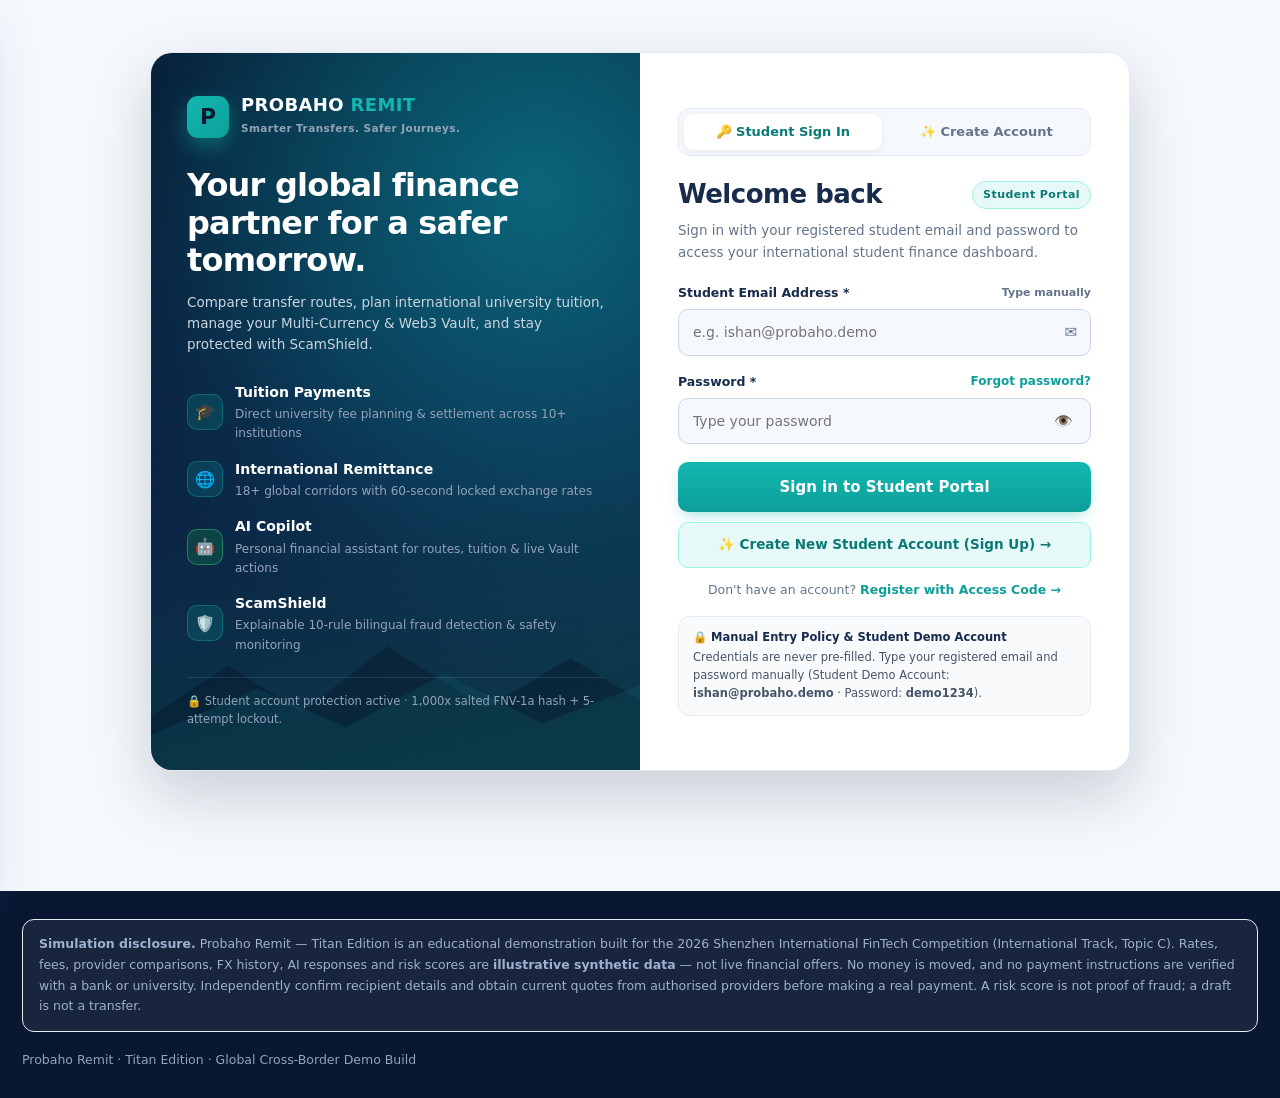
<file: index.html>
<!doctype html>
<html lang="en">
<head>
<script>
(function(){
  try {
    var t = "__probaho_test__";
    window.localStorage.setItem(t, "1");
    window.localStorage.removeItem(t);
  } catch (e) {
    var mem = {};
    var fakeStorage = {
      getItem: function(k){ return Object.prototype.hasOwnProperty.call(mem, k) ? mem[k] : null; },
      setItem: function(k, v){ mem[k] = String(v); },
      removeItem: function(k){ delete mem[k]; },
      clear: function(){ mem = {}; }
    };
    try { Object.defineProperty(window, "localStorage", { value: fakeStorage, configurable: true }); } catch (_) {}
    try { Object.defineProperty(window, "sessionStorage", { value: fakeStorage, configurable: true }); } catch (_) {}
  }
})();
</script>
<meta charset="utf-8">
<meta name="viewport" content="width=device-width, initial-scale=1, viewport-fit=cover">
<meta name="description" content="Probaho Remit — Titan Edition. A global, explainable cross-border finance platform supporting 18+ corridors, 12+ currencies, and on-device AI assistance. All data is synthetic.">
<meta name="color-scheme" content="light">
<meta name="theme-color" content="#0b1324">
<meta name="apple-mobile-web-app-capable" content="yes">
<meta name="apple-mobile-web-app-status-bar-style" content="black-translucent">
<meta name="format-detection" content="telephone=no">
<link rel="manifest" href="manifest.json">
<title>Probaho Remit · Titan Edition — Global Cross-Border Finance &amp; AI Participant</title>
<link rel="stylesheet" href="css/tokens.css">
<link rel="stylesheet" href="css/base.css">
<link rel="stylesheet" href="css/layout.css">
<link rel="stylesheet" href="css/components.css">
<link rel="stylesheet" href="css/modules.css">
<link rel="stylesheet" href="css/auth.css">
<link rel="stylesheet" href="css/admin.css">
<link rel="stylesheet" href="css/theme-titan-blue.css">
<link rel="stylesheet" href="css/custom-titan.css">
<link rel="stylesheet" href="css/luxury-skins.css">
<link rel="stylesheet" href="css/responsive.css">
<link rel="stylesheet" href="css/print.css" media="print">
</head>
<body>
<a class="skip-link" href="#view">Skip to content</a>
<div id="fatal" role="alert" style="display:none;background:#8E2418;color:#fff;padding:12px 18px;font-size:13px;font-weight:600"></div>

<aside class="app-sidebar" id="appSidebar" aria-label="Sidebar navigation">
  <div class="app-sidebar-head">
    <a class="app-sidebar-brand" href="#/dashboard">
      <span class="app-sidebar-logo" aria-hidden="true">P</span>
      <span>
        <span class="app-sidebar-title">PROBAHO <em>REMIT</em></span>
        <span class="app-sidebar-sub">Cross-border. Closer to your goals.</span>
      </span>
    </a>
  </div>
  <nav class="app-sidebar-nav" id="appSidebarNav" aria-label="Main"></nav>
  <div class="app-sidebar-foot">
    &ldquo;Better finances.<br>Bigger dreams.&rdquo;
  </div>
</aside>
<header class="site-header">
  <div class="header-inner">
    <button class="hamburger" id="hamburger" aria-label="Open navigation" aria-expanded="false" aria-controls="drawer"><span></span></button>
    <a class="brand" href="#/" aria-label="Probaho Remit home">
      <span class="brand-mark" aria-hidden="true">
        <svg viewBox="0 0 24 24" fill="none" stroke="#fff" stroke-width="2.2" stroke-linecap="round" stroke-linejoin="round"><path d="M4 15c3.2 0 4.8-2.4 6.2-5.2C11.6 7 13.2 5 16 5"/><path d="M13 5h3v3"/><path d="M20 9c-3.2 0-4.8 2.4-6.2 5.2C12.4 17 10.8 19 8 19"/><path d="M11 19H8v-3"/></svg>
      </span>
      <span>Probaho Remit<small>Titan Edition</small></span>
    </a>
    <div class="header-global-search" id="headerGlobalSearchWrap">
      <svg width="15" height="15" viewBox="0 0 24 24" fill="none" stroke="currentColor" stroke-width="2.2" stroke-linecap="round" stroke-linejoin="round" aria-hidden="true"><circle cx="11" cy="11" r="8"/><path d="m21 21-4.3-4.3"/></svg>
      <input type="search" id="headerGlobalSearchInput" placeholder="Search transactions, beneficiaries, or anything..." aria-label="Search transactions, beneficiaries, or anything">
    </div>
    <nav class="main-nav" id="mainNav" aria-label="Primary"></nav>
    <div class="header-actions">
      <a href="#/help" class="btn btn-ghost btn-sm" id="btnHeaderHelp" title="Help & Support" style="display:none;color:#475569;font-weight:650;">❓ <span class="hdr-btn-txt">Help</span></a>
      <button type="button" class="btn btn-secondary btn-sm" id="btnGlobalCommand" onclick="if(window.GlobalCommand) GlobalCommand.open();" title="Global Search, 22-Currency Converter &amp; 8 Languages (Ctrl+K)" style="display:none;">🔍 <span class="hdr-btn-txt">Quick Convert</span></button>
      <button type="button" class="btn btn-secondary btn-sm" id="langToggleBtn" title="Switch Language (8 Global Languages)">🌐 <span id="langLabel">বাংলা</span></button>
      <button type="button" class="btn btn-secondary btn-sm" id="btnOpenNotifications" onclick="if(window.NotificationHub && typeof window.NotificationHub.openModal === 'function'){ window.NotificationHub.openModal('all'); } else { location.hash = '#/notifications'; }" title="Notifications &amp; Upcoming Payment Reminders" style="display:inline-flex;position:relative;">🔔 <span class="hdr-btn-txt">Alerts</span><span id="notifHeaderBadge" style="display:inline-flex;align-items:center;justify-content:center;min-width:17px;height:17px;background:#ef4444;color:#fff;border-radius:999px;font-size:10px;font-weight:800;margin-left:4px;padding:0 4px;">2</span></button>
      <button type="button" class="btn btn-secondary btn-sm" id="btnOpenCustomizer" onclick="if(window.Customizer) Customizer.openModal();" title="Design Customizer" style="display:none;">🎨 <span class="hdr-btn-txt">Theme</span></button>
      <div id="headerAuthTools" style="display:flex;align-items:center;gap:6px;"></div>
      <button class="btn btn-ghost btn-sm" id="headerSignout" style="display:none" aria-label="Sign out"></button>
      <span class="demo-pill"><span class="badge badge-demo" title="Every rate, fee, provider and record in this product is synthetic demonstration data.">DEMO&nbsp;DATA</span></span>
    </div>
  </div>
</header>

<div class="drawer-bg" id="drawerBg"></div>
<aside class="drawer" id="drawer" aria-label="Mobile navigation">
  <div class="drawer-head">
    <span class="brand"><span class="brand-mark" aria-hidden="true"><svg viewBox="0 0 24 24" fill="none" stroke="#fff" stroke-width="2.2" stroke-linecap="round" stroke-linejoin="round"><path d="M4 15c3.2 0 4.8-2.4 6.2-5.2C11.6 7 13.2 5 16 5"/><path d="M13 5h3v3"/><path d="M20 9c-3.2 0-4.8 2.4-6.2 5.2C12.4 17 10.8 19 8 19"/><path d="M11 19H8v-3"/></svg></span><span>Probaho<small>Titan Edition</small></span></span>
    <button class="btn btn-secondary btn-sm" id="drawerClose">Close</button>
  </div>
  <nav id="drawerNav" aria-label="Mobile"></nav>
  <div class="drawer-foot">
    <div style="display:grid;grid-template-columns:1fr 1fr;gap:8px;margin-bottom:10px;">
      <button type="button" class="btn btn-secondary btn-sm" onclick="if(window.Customizer){window.Customizer.openModal();if(window.Router)window.Router.closeDrawer();}" style="width:100%;justify-content:center;">🎨 Theme</button>
      <button type="button" class="btn btn-secondary btn-sm" onclick="var b=document.getElementById('langToggleBtn');if(b)b.click();" style="width:100%;justify-content:center;">🌐 Language</button>
    </div>
    <button type="button" class="btn btn-secondary btn-sm" onclick="if(window.NotificationHub){window.NotificationHub.openModal();if(window.Router)window.Router.closeDrawer();}" style="width:100%;justify-content:center;margin-bottom:8px;">🔔 Notifications &amp; Reminders</button>
    <button type="button" class="btn btn-secondary btn-sm" id="drawerSignoutBtn" onclick="var b=document.getElementById('headerSignout');if(b)b.click();" style="width:100%;justify-content:center;margin-bottom:10px;color:#dc2626;border-color:#fecaca;background:#fef2f2;">Sign Out</button>
    <div style="display:flex;align-items:center;justify-content:space-between;gap:8px;">
      <span class="badge badge-demo">DEMO&nbsp;DATA</span>
      <span class="tiny muted" id="deviceDetectBadge">⚡ Auto-Fit</span>
    </div>
  </div>
</aside>

<main class="page" id="view" tabindex="-1" aria-live="off"></main>

<nav class="mobile-tabs" id="mobileTabs" aria-label="Quick navigation">
  <a href="#/dashboard"><span class="mt-ic"><svg width="20" height="20" viewBox="0 0 24 24" fill="none" stroke="currentColor" stroke-width="2" stroke-linecap="round" stroke-linejoin="round" aria-hidden="true"><rect x="3" y="3" width="7" height="9" rx="1"/><rect x="14" y="3" width="7" height="5" rx="1"/><rect x="14" y="12" width="7" height="9" rx="1"/><rect x="3" y="16" width="7" height="5" rx="1"/></svg></span><span>Dashboard</span></a>
  <a href="#/student-journey"><span class="mt-ic"><svg width="20" height="20" viewBox="0 0 24 24" fill="none" stroke="currentColor" stroke-width="2" stroke-linecap="round" stroke-linejoin="round" aria-hidden="true"><circle cx="12" cy="12" r="9"/><polygon points="16.24 7.76 14.12 14.12 7.76 16.24 9.88 9.88 16.24 7.76"/></svg></span><span>Journey</span></a>
  <a href="#/send"><span class="mt-ic"><svg width="20" height="20" viewBox="0 0 24 24" fill="none" stroke="currentColor" stroke-width="2" stroke-linecap="round" stroke-linejoin="round" aria-hidden="true"><path d="M4 12h15"/><path d="M13 6l6 6-6 6"/></svg></span><span>Send</span></a>
  <a href="#/payment-vault"><span class="mt-ic"><svg width="20" height="20" viewBox="0 0 24 24" fill="none" stroke="currentColor" stroke-width="2" stroke-linecap="round" stroke-linejoin="round" aria-hidden="true"><rect x="3" y="6" width="18" height="13" rx="3"/><path d="M3 10.5h18"/><circle cx="12" cy="14.5" r="1.6"/></svg></span><span>Vault</span></a>
  <a href="#/copilot"><span class="mt-ic"><svg width="20" height="20" viewBox="0 0 24 24" fill="none" stroke="currentColor" stroke-width="2" stroke-linecap="round" stroke-linejoin="round" aria-hidden="true"><path d="M12 2a3 3 0 0 0-3 3v1H6a2 2 0 0 0-2 2v8a2 2 0 0 0 2 2h12a2 2 0 0 0 2-2V8a2 2 0 0 0-2-2h-3V5a3 3 0 0 0-3-3z"/><circle cx="9" cy="12" r="1"/><circle cx="15" cy="12" r="1"/></svg></span><span>Copilot</span></a>
  <button type="button" class="mobile-tab-menu-btn" onclick="var h=document.getElementById('hamburger');if(h)h.click();" aria-label="Open all modules menu"><span class="mt-ic"><svg width="20" height="20" viewBox="0 0 24 24" fill="none" stroke="currentColor" stroke-width="2" stroke-linecap="round" stroke-linejoin="round" aria-hidden="true"><line x1="3" y1="6" x2="21" y2="6"/><line x1="3" y1="12" x2="21" y2="12"/><line x1="3" y1="18" x2="21" y2="18"/></svg></span><span>Menu</span></button>
</nav>

<footer class="site-footer">
  <div class="footer-inner">
    <div class="footer-disc">
      <b>Simulation disclosure.</b> Probaho Remit — Titan Edition is an educational demonstration built for the 2026 Shenzhen
      International FinTech Competition (International Track, Topic C). Rates, fees, provider comparisons, FX history, AI responses
      and risk scores are <b>illustrative synthetic data</b> — not live financial offers. No money is moved, and no payment
      instructions are verified with a bank or university. Independently confirm recipient details and obtain current quotes from
      authorised providers before making a real payment. A risk score is not proof of fraud; a draft is not a transfer.
    </div>
    <div class="footer-meta">
      <span>Probaho Remit · Titan Edition · Global Cross-Border Demo Build</span>
      <nav aria-label="Footer" style="display:flex;gap:14px;flex-wrap:wrap;">
        <a href="#/student-journey">Student Journey</a>
        <a href="#/notifications">Notifications</a>
        <a href="#/sign-up">Create Account</a>
        <a href="#/corridor-optimizer">Optimizer</a>
        <a href="#/fees">Fees</a>
        <a href="#/corridors">Corridors</a>
        <a href="#/fx-advisor">FX Advisor</a>
        <a href="#/scamshield">ScamShield</a>
        <a href="#/tuition-planner">Tuition</a>
        <a href="#/evaluation">Evaluation</a>
        <a href="#/terms">Terms</a>
        <a href="#/privacy">Privacy</a>
        <a href="#/refunds">Refunds</a>
        <a href="#/cookies">Cookies</a>
        <a href="#/help">Support</a>
      </nav>
    </div>
  </div>
</footer>

<div id="modalRoot"></div>
<div class="toasts" id="toasts" aria-live="polite"></div>

<noscript><p style="padding:40px;text-align:center">Probaho Remit — Titan Edition needs JavaScript to run its interactive demo modules.</p></noscript>

<!-- Config + seeded data -->
<script src="js/config/demo-config.js"></script>
<script src="data/corridors.js"></script>
<script src="data/providers.js"></script>
<script src="data/fx-history.js"></script>
<script src="data/tuition-demo.js"></script>
<script src="data/ledger.js"></script>
<script src="data/payout-routes.js"></script>
<script src="data/kyc-demo.js"></script>
<script src="data/users-demo.js"></script>
<script src="data/audit-demo.js"></script>
<script src="data/rates-demo.js"></script>
<script src="data/documents-demo.js"></script>
<script src="data/scam-alerts.js"></script>
<!-- Core -->
<script src="js/utils.js"></script>
<script src="js/storage.js"></script>
<script src="js/state.js"></script>
<!-- Auth (Mode B demo sign-in) + admin override layer -->
<script src="js/auth/auth-service.js"></script>
<script src="js/admin/config.js"></script>
<!-- Deterministic engines (DOM-free, unit-testable) -->
<script src="js/financial-engine.js"></script>
<script src="js/risk-engine.js"></script>
<script src="js/fx-engine.js"></script>
<!-- Shared UI & AI Services -->
<script src="js/components/modal.js"></script>
<script src="js/components/toast.js"></script>
<script src="js/components/chart.js"></script>
<script src="js/components/customizer.js"></script>
<script src="js/components/global-command.js"></script>
<script src="js/components/notifications.js"></script>
<script src="js/services/local-llm.js"></script>
<script src="js/components/floating-copilot.js"></script>
<!-- Modules -->
<script src="js/modules/home.js"></script>
<script src="js/modules/fees.js"></script>
<script src="js/modules/corridors.js"></script>
<script src="js/modules/legal.js"></script>
<script src="js/modules/dashboard.js"></script>
<script src="js/modules/send.js"></script>
<script src="js/modules/beneficiaries.js"></script>
<script src="js/modules/kyc.js"></script>
<script src="js/modules/settings.js"></script>
<script src="js/modules/corridor-optimizer.js"></script>
<script src="js/modules/rates.js"></script>
<script src="js/modules/scamshield.js"></script>
<script src="js/modules/fx-advisor.js"></script>
<script src="js/modules/tuition-planner.js"></script>
<script src="js/modules/copilot.js"></script>
<script src="js/modules/payment-vault.js"></script>
<script src="js/modules/help.js"></script>
<script src="js/modules/signin.js"></script>
<script src="js/modules/public-signin.js"></script>
<script src="js/modules/signup.js"></script>
<script src="js/modules/users.js"></script>
<script src="js/modules/transactions.js"></script>
<script src="js/modules/analytics.js"></script>
<script src="js/modules/architecture.js"></script>
<script src="js/modules/design-studio.js"></script>
<script src="js/modules/student-journey.js"></script>
<script src="js/modules/evaluation.js"></script>
<!-- Admin console -->
<script src="js/admin/admin-login.js"></script>
<script src="js/admin/admin-app.js"></script>
<script src="js/admin/admin-content.js"></script>
<script src="js/admin/admin-corridors.js"></script>
<script src="js/admin/admin-providers.js"></script>
<script src="js/admin/admin-fx.js"></script>
<script src="js/admin/admin-rules.js"></script>
<script src="js/admin/admin-tuition.js"></script>
<script src="js/admin/admin-vault.js"></script>
<script src="js/admin/admin-kyc.js"></script>
<script src="js/admin/admin-payout.js"></script>
<script src="js/admin/admin-reports.js"></script>
<script src="js/admin/admin-users.js"></script>
<script src="js/admin/admin-audit.js"></script>
<script src="js/admin/admin-settings.js"></script>
<!-- Shell -->
<script src="js/router.js"></script>
<script src="js/app.js"></script>
</body>
</html>
</file>
<file: css/tokens.css>
/* ============================================================
   Probaho Remit — Nexus Titan Edition · Global Design Tokens
   Single source of truth for colour, typography, spacing, elevation.
   ============================================================ */
:root{
  /* Core Brand Palette (Section 4) */
  --navy-950:#071B33;   /* deep navy */
  --navy-900:#0B1F38;   /* sidebar navy */
  --navy-850:#0E2645;
  --navy-800:#122E52;   /* elevated navy */
  --navy-700:#173963;   /* card surface on dark */
  --navy-600:#1E4678;

  --bg:#F5F8FC;         /* main workspace */
  --surface:#FFFFFF;    /* white surface */
  --surface-2:#EEF3F9;
  --surface-3:#E5ECF5;

  --teal:#12B8B0;       /* primary teal */
  --teal-deep:#0D9F9A;  /* teal hover */
  --teal-ink:#097A76;
  --teal-tint:#E6F8F7;

  --primary:#12B8B0;
  --primary-hover:#0D9F9A;

  --ink:#172B4D;        /* primary text */
  --ink-2:#64748B;      /* secondary text */
  --ink-3:#8CA0B8;

  --line:#E3EAF2;       /* borders */
  --line-2:#CBD6E4;

  --ok:#15803D;         /* success */
  --ok-tint:#DCFCE7;
  --warn:#B7791F;       /* warning */
  --warn-tint:#FEF3C7;
  --crit:#DC2626;       /* error */
  --crit-tint:#FEE2E2;
  --high:#EA580C;
  --high-tint:#FFEDD5;
  --info:#2563EB;       /* information */
  --info-tint:#DBEAFE;

  --demo:#0D9F9A;       /* demo-data badge */
  --demo-tint:#E6F8F7;

  /* AI Copilot Protected Subsystem Green Palette (Section 5) */
  --copilot-green:#16A34A;
  --copilot-green-deep:#15803D;
  --copilot-green-bg:#F0FDF4;
  --copilot-green-border:#BBF7D0;
  --copilot-green-ink:#14532D;

  /* Typography */
  --font:"Inter",system-ui,-apple-system,"Segoe UI",Roboto,"Helvetica Neue",Arial,sans-serif;
  --display:"Inter",system-ui,-apple-system,"Segoe UI",sans-serif;
  --mono:ui-monospace,SFMono-Regular,Menlo,Consolas,"Liberation Mono",monospace;

  /* Shape */
  --r-sm:8px;
  --r:12px;
  --r-lg:16px;
  --r-xl:20px;

  /* Restrained Fintech Elevation */
  --sh-1:0 1px 3px rgba(7,27,51,.05),0 6px 16px -10px rgba(7,27,51,.12);
  --sh-2:0 2px 6px rgba(7,27,51,.06),0 18px 36px -18px rgba(7,27,51,.18);
  --sh-pop:0 12px 36px -10px rgba(7,27,51,.25);

  /* Motion */
  --t-fast:.15s ease;
  --t-med:.22s cubic-bezier(.22,.7,.25,1);

  /* Layout */
  --maxw:1320px;
  --header-h:64px;
  --sidebar-w:244px;
}
</file>
<file: css/base.css>
/* Base: reset, typography, focus, primitives. No colour decisions beyond tokens. */
*,*::before,*::after{box-sizing:border-box}
html{-webkit-text-size-adjust:100%;scroll-behavior:smooth}
body{
  margin:0;background:var(--bg);color:var(--ink);
  font:15px/1.6 var(--font);-webkit-font-smoothing:antialiased;text-rendering:optimizeLegibility;
}
h1,h2,h3,h4,p,ul,ol,figure,blockquote{margin:0}
ul,ol{padding:0;list-style:none}
button,input,select,textarea{font:inherit;color:inherit}
img,svg{max-width:100%;display:block}
a{color:var(--teal-deep);text-decoration:none}
a:hover{text-decoration:underline}
::selection{background:var(--teal);color:#fff}

/* Visible focus everywhere — never remove, only design. */
:focus-visible{outline:3px solid var(--teal);outline-offset:2px;border-radius:6px}
@media (prefers-reduced-motion:reduce){
  html{scroll-behavior:auto}
  *,*::before,*::after{animation-duration:.01ms !important;animation-iteration-count:1 !important;transition-duration:.01ms !important}
}

.num,.mono{font-variant-numeric:tabular-nums}
.mono{font-family:var(--mono);font-size:.92em}

.eyebrow{
  font-size:11px;font-weight:800;letter-spacing:.14em;text-transform:uppercase;
  color:var(--teal-deep);margin-bottom:10px;
}
.page-title{font-size:clamp(1.5rem,1.2rem + 1.4vw,2.1rem);letter-spacing:-.03em;line-height:1.15;font-weight:800}
.page-sub{color:var(--ink-2);margin-top:8px;max-width:70ch}
.section-title{font-size:1.05rem;font-weight:800;letter-spacing:-.015em}
.muted{color:var(--ink-2)}
.small{font-size:13px}
.tiny{font-size:12px}

/* Buttons */
.btn{
  display:inline-flex;align-items:center;justify-content:center;gap:8px;
  min-height:44px;padding:10px 18px;border-radius:var(--r);
  border:1px solid transparent;font-weight:700;font-size:14px;cursor:pointer;
  transition:transform var(--t-fast),background var(--t-fast),border-color var(--t-fast),box-shadow var(--t-fast);
  text-decoration:none;white-space:nowrap;
}
.btn:hover{text-decoration:none}
.btn:active{transform:translateY(1px)}
.btn[disabled]{opacity:.55;cursor:not-allowed}
.btn-primary{background:linear-gradient(180deg,var(--teal),var(--teal-deep));color:#fff;box-shadow:0 10px 22px -14px rgba(22,199,183,.9)}
.btn-primary:hover{filter:brightness(1.06)}
.btn-secondary{background:var(--surface);border-color:var(--line-2);color:var(--ink)}
.btn-secondary:hover{border-color:var(--teal-deep);color:var(--teal-ink)}
.btn-ghost{background:transparent;border-color:transparent;color:var(--teal-deep)}
.btn-ghost:hover{background:var(--teal-tint)}
.btn-danger{background:var(--crit-tint);color:var(--crit);border-color:rgba(200,61,77,.3)}
.btn-sm{min-height:36px;padding:7px 13px;font-size:13px;border-radius:10px}
.btn-block{width:100%}
.btn svg{width:16px;height:16px;flex:0 0 auto}

/* Forms */
.field{margin-bottom:16px}
.field > label{display:block;font-size:12.5px;font-weight:800;color:var(--ink-2);margin-bottom:7px;letter-spacing:.01em}
.input,select.input,textarea.input{
  width:100%;border:1.5px solid var(--line-2);border-radius:var(--r);
  background:var(--surface);padding:11px 13px;min-height:44px;transition:border-color var(--t-fast),box-shadow var(--t-fast);
}
.input:focus{outline:none;border-color:var(--teal-deep);box-shadow:0 0 0 4px rgba(22,199,183,.16)}
.input[aria-invalid="true"]{border-color:var(--crit);box-shadow:0 0 0 4px rgba(200,61,77,.12)}
textarea.input{resize:vertical;min-height:130px;line-height:1.55}
.field-err{display:none;font-size:12.5px;color:var(--crit);font-weight:600;margin-top:6px}
.field-err.show{display:block}
.field-hint{font-size:12.5px;color:var(--ink-2);margin-top:6px}
.input-row{display:flex;gap:10px}
.input-row .input{flex:1;min-width:0}

/* Segmented control */
.seg{display:inline-flex;background:var(--surface-2);border:1px solid var(--line);border-radius:var(--r-lg);padding:4px;gap:4px;flex-wrap:wrap}
.seg button{border:0;background:transparent;border-radius:9px;padding:9px 15px;min-height:40px;font-size:13.5px;font-weight:700;color:var(--ink-2);cursor:pointer}
.seg button[aria-pressed="true"]{background:var(--surface);color:var(--teal-ink);box-shadow:var(--sh-1)}

/* Pills / badges — risk states always pair colour with text + icon */
.badge{display:inline-flex;align-items:center;gap:6px;font-size:11.5px;font-weight:800;letter-spacing:.04em;padding:4px 10px;border-radius:999px;white-space:nowrap}
.badge svg{width:12px;height:12px}
.badge-ok{background:var(--ok-tint);color:var(--ok)}
.badge-warn{background:var(--warn-tint);color:var(--warn)}
.badge-crit{background:var(--crit-tint);color:var(--crit)}
.badge-high{background:var(--high-tint);color:var(--high)}
.badge-info{background:var(--teal-tint);color:var(--teal-ink)}
.badge-neutral{background:var(--surface-2);color:var(--ink-2);border:1px solid var(--line)}
.badge-demo{background:var(--demo-tint);color:var(--demo);border:1px dashed rgba(183,121,31,.55);letter-spacing:.1em}

/* Demo notice strip */
.demo-note{
  display:flex;gap:10px;align-items:flex-start;background:var(--demo-tint);
  border:1px dashed rgba(183,121,31,.5);border-radius:var(--r);
  padding:12px 14px;font-size:13px;color:#7A5410;margin-bottom:18px;
}
.demo-note svg{width:16px;height:16px;flex:0 0 auto;margin-top:2px}
.demo-note b{font-weight:800}
</file>
<file: css/layout.css>
/* Application shell: header, nav, drawer, main canvas, footer. */
.skip-link{position:absolute;left:-9999px;top:0;background:var(--navy-950);color:#fff;padding:10px 16px;z-index:200;border-radius:0 0 8px 0}
.skip-link:focus{left:0}

/* ---------- header ---------- */
.site-header{
  position:sticky;top:0;z-index:60;height:var(--header-h);
  background:rgba(255,255,255,.94);backdrop-filter:blur(14px);-webkit-backdrop-filter:blur(14px);
  border-bottom:1px solid var(--line);width:100%;
}
.header-inner{max-width:100%;margin:0 auto;height:100%;padding:0 16px;display:flex;align-items:center;justify-content:space-between;gap:8px;box-sizing:border-box}
.brand{display:flex;align-items:center;gap:10px;font-weight:800;font-size:16.5px;letter-spacing:-.02em;color:var(--ink);white-space:nowrap;flex:0 0 auto}
.brand:hover{text-decoration:none}
.brand-mark{width:34px;height:34px;border-radius:10px;background:linear-gradient(140deg,var(--teal),var(--teal-deep));display:grid;place-items:center;box-shadow:0 6px 14px -6px rgba(22,199,183,.9);flex:0 0 auto}
.brand-mark svg{width:19px;height:19px}
.brand small{display:block;font-size:9.5px;font-weight:700;color:var(--ink-2);letter-spacing:.08em;text-transform:uppercase;line-height:1.1}
.main-nav{
  display:flex;align-items:center;gap:2px;margin:0 6px;
  flex:1 1 auto;min-width:0;
  overflow-x:auto;overflow-y:hidden;white-space:nowrap;
  scrollbar-width:none;-ms-overflow-style:none;padding:4px 2px;
}
.main-nav::-webkit-scrollbar{display:none}
.main-nav a{
  color:var(--ink-2);font-size:12px;font-weight:650;padding:5px 8px;border-radius:8px;white-space:nowrap;
  flex-shrink:0;display:inline-flex;align-items:center;transition:background var(--t-fast),color var(--t-fast);
}
.main-nav a:hover{color:var(--ink);background:var(--surface-2);text-decoration:none}
.main-nav a[aria-current="page"]{color:var(--teal-ink);background:var(--teal-tint)}
.header-actions{display:flex;align-items:center;gap:6px;flex:0 0 auto !important;margin-left:auto !important;position:relative;z-index:5}
.header-actions select,
.header-actions .input{
  max-width:130px;padding:5px 8px;font-size:11.5px;font-weight:600;
  border-radius:8px;background:var(--surface,#fff);color:var(--ink,#0f172a);
  border:1px solid var(--line-2,#cbd5e1);cursor:pointer;white-space:nowrap;text-overflow:ellipsis;
}
.header-actions .btn{
  border-radius:8px;font-size:11.5px;font-weight:700;padding:5px 8px;
  cursor:pointer;white-space:nowrap;
}
.header-actions .btn-secondary{
  background:var(--surface,#fff);color:var(--ink,#0f172a);border:1px solid var(--line-2,#cbd5e1);
}
.header-actions .btn-secondary:hover{
  background:var(--surface-2,#f1f5f9);color:var(--teal-ink,#0284c7);border-color:var(--teal,#0ea5e9);
}
.header-actions .user-pill{
  display:inline-flex;align-items:center;gap:5px;
  background:var(--surface-2,#f1f5f9);border:1px solid var(--line-2,#cbd5e1);
  padding:4px 8px;border-radius:8px;font-size:11.5px;color:var(--ink,#0f172a);white-space:nowrap;
}
.header-actions #headerSignout{
  color:var(--ink-2,#64748b);font-size:11.5px;padding:4px 8px;border-radius:8px;border:1px solid transparent;
}
.header-actions #headerSignout:hover{
  color:var(--crit,#dc2626);background:var(--crit-tint,#fef2f2);border-color:rgba(220,38,38,.25);
}
.demo-pill{flex:0 0 auto}
.hamburger{display:none;width:44px;height:44px;border:1px solid var(--line-2);background:var(--surface);border-radius:11px;cursor:pointer;place-items:center}
.hamburger span,.hamburger span::before,.hamburger span::after{content:"";display:block;width:18px;height:2px;background:var(--ink);border-radius:2px;position:relative}
.hamburger span::before{position:absolute;top:-6px;left:0}
.hamburger span::after{position:absolute;top:6px;left:0}

/* ---------- mobile drawer ---------- */
.drawer-bg{position:fixed;inset:0;background:rgba(8,17,31,.5);z-index:90;opacity:0;pointer-events:none;transition:opacity var(--t-med)}
.drawer-bg.open{opacity:1;pointer-events:auto}
.drawer{
  position:fixed;top:0;left:0;bottom:0;width:min(320px,86vw);background:var(--surface);z-index:95;
  transform:translateX(-102%);transition:transform var(--t-med);display:flex;flex-direction:column;
  box-shadow:var(--sh-pop);
}
.drawer.open{transform:none}
.drawer-head{display:flex;align-items:center;justify-content:space-between;padding:16px 18px;border-bottom:1px solid var(--line)}
.drawer nav{padding:12px;display:grid;gap:2px;overflow:auto}
.drawer nav a{display:flex;align-items:center;gap:12px;padding:12px 14px;border-radius:11px;color:var(--ink);font-weight:650;font-size:14.5px;min-height:48px}
.drawer nav a:hover{background:var(--surface-2);text-decoration:none}
.drawer nav a[aria-current="page"]{background:var(--teal-tint);color:var(--teal-ink)}
.drawer nav a svg{width:18px;height:18px;color:var(--teal-deep)}
.drawer-foot{margin-top:auto;padding:16px 18px;border-top:1px solid var(--line)}

/* ---------- main canvas ---------- */
.page{max-width:var(--maxw);margin:0 auto;padding:30px 22px 60px;animation:pagein .28s ease}
@keyframes pagein{from{opacity:0;transform:translateY(8px)}to{opacity:1;transform:none}}
.page-head{margin-bottom:24px}
.page-head .actions{display:flex;gap:10px;flex-wrap:wrap;margin-top:14px}

/* ---------- footer ---------- */
.site-footer{border-top:1px solid var(--line);background:var(--surface);margin-top:40px}
.footer-inner{max-width:var(--maxw);margin:0 auto;padding:28px 22px;display:grid;gap:18px}
.footer-disc{
  font-size:12.5px;color:var(--ink-2);background:var(--surface-2);
  border:1px solid var(--line);border-radius:var(--r);padding:14px 16px;line-height:1.65;
}
.footer-meta{display:flex;justify-content:space-between;gap:12px;flex-wrap:wrap;font-size:12.5px;color:var(--ink-3)}
.footer-meta nav{display:flex;gap:16px;flex-wrap:wrap}

/* ---------- 404 ---------- */
.notfound{text-align:center;padding:70px 20px;max-width:560px;margin:0 auto}
.notfound h1{font-size:3rem;letter-spacing:-.04em}

#headerSignout{display:none !important}
</file>
<file: css/components.css>
/* Reusable components: cards, grids, tables, KPIs, modal, toast, chat, timeline. */
.card{background:var(--surface);border:1px solid var(--line);border-radius:var(--r-lg);padding:22px;box-shadow:var(--sh-1)}
.card + .card{margin-top:18px}
.card-head{display:flex;align-items:flex-start;justify-content:space-between;gap:12px;margin-bottom:6px;flex-wrap:wrap}
.card-head h2{font-size:15px;font-weight:800;letter-spacing:-.01em}
.card-sub{font-size:13px;color:var(--ink-2);margin-top:3px}
.card.flush{padding:0;overflow:hidden}
.card-pad{padding:22px}

.grid{display:grid;gap:18px}
.g2{grid-template-columns:repeat(2,minmax(0,1fr))}
.g3{grid-template-columns:repeat(3,minmax(0,1fr))}
.g4{grid-template-columns:repeat(4,minmax(0,1fr))}
.gm{grid-template-columns:minmax(0,1.3fr) minmax(0,.7fr)}

/* KPI tiles */
.kpi{background:var(--surface);border:1px solid var(--line);border-radius:var(--r-lg);padding:18px;box-shadow:var(--sh-1)}
.kpi .k{font-size:11px;font-weight:800;letter-spacing:.1em;text-transform:uppercase;color:var(--ink-2);display:flex;align-items:center;gap:7px}
.kpi .k svg{width:14px;height:14px;color:var(--teal-deep)}
.kpi .v{font-size:25px;font-weight:800;letter-spacing:-.03em;margin-top:8px}
.kpi .d{font-size:12.5px;margin-top:6px;color:var(--ink-2);font-weight:600}
.kpi .d.up{color:var(--ok)}.kpi .d.down{color:var(--crit)}

/* Tables */
.table-wrap{overflow-x:auto;border:1px solid var(--line);border-radius:var(--r);background:var(--surface);-webkit-overflow-scrolling:touch}
table.data{border-collapse:collapse;width:100%;min-width:640px;font-size:13.5px}
.data th,.data td{padding:12px 14px;text-align:left;border-bottom:1px solid var(--line);white-space:nowrap}
.data thead th{background:var(--surface-2);font-size:10.5px;letter-spacing:.09em;text-transform:uppercase;color:var(--ink-2);font-weight:800}
.data tbody tr:last-child td{border-bottom:0}
.data tbody tr{transition:background var(--t-fast)}
.data tbody tr:hover{background:var(--surface-2)}
.data tr.best{background:linear-gradient(90deg,var(--teal-tint),rgba(227,247,244,.35))}
.data tr.best td:first-child{box-shadow:inset 3px 0 0 var(--teal)}
.data tr.clickable{cursor:pointer}
.data td.num,.data th.num{text-align:right}

/* Currency tag next to the amount input (not a text field — no .input width:100%) */
.ccy-tag{
  flex:0 0 auto;min-width:76px;min-height:44px;padding:11px 16px;
  display:inline-flex;align-items:center;justify-content:center;
  border:1.5px solid var(--line-2);border-radius:var(--r);background:var(--surface-2);
  font-weight:800;font-size:13.5px;
}

/* Key-value rows */
.kv{border:1px solid var(--line);border-radius:var(--r);overflow:hidden;background:var(--surface)}
.kv .r{display:flex;justify-content:space-between;gap:14px;padding:10px 15px;font-size:13.5px}
.kv .r + .r{border-top:1px solid var(--line)}
.kv .r > span:last-child{font-weight:700;text-align:right}
.kv .r.total{background:var(--teal-tint)}
.kv .r.total > span:last-child{font-size:19px;color:var(--teal-ink);letter-spacing:-.02em}

/* Modal */
.modal-bg, .modal-overlay{position:fixed;inset:0;background:rgba(8,17,31,.65);backdrop-filter:blur(6px);-webkit-backdrop-filter:blur(6px);display:grid;place-items:center;padding:18px;z-index:99999;animation:fadein .18s ease}
@keyframes fadein{from{opacity:0}to{opacity:1}}
.modal, .modal-box{background:var(--surface,#ffffff);border-radius:var(--r-xl,20px);width:min(580px,100%);max-height:90vh;overflow-y:auto;box-shadow:var(--sh-pop,0 20px 45px -10px rgba(0,0,0,0.3));animation:risein .24s cubic-bezier(.22,.7,.25,1);box-sizing:border-box}
@keyframes risein{from{opacity:0;transform:translateY(14px)}to{opacity:1;transform:none}}
.modal-head{padding:18px 22px;border-bottom:1px solid var(--line);display:flex;justify-content:space-between;align-items:center;gap:12px;position:sticky;top:0;background:var(--surface);z-index:2}
.modal-head h2{font-size:16px;letter-spacing:-.01em}
.modal-body{padding:22px}
.modal-foot{padding:16px 22px;border-top:1px solid var(--line);display:flex;gap:10px;justify-content:flex-end;flex-wrap:wrap}

/* Toasts */
.toasts{position:fixed;right:18px;bottom:18px;display:grid;gap:10px;z-index:150;max-width:min(360px,calc(100vw - 36px))}
.toast{background:var(--navy-950);color:#fff;border-radius:13px;padding:13px 16px;font-size:13.5px;box-shadow:var(--sh-pop);border-left:4px solid var(--teal);animation:risein .22s ease}
.toast.ok{border-color:var(--ok)}.toast.bad{border-color:var(--crit)}.toast.warn{border-color:var(--warn)}

/* Chat */
.chat{display:flex;flex-direction:column;border:1px solid var(--line);border-radius:var(--r-lg);background:var(--surface);overflow:hidden;box-shadow:var(--sh-1)}
.chat-log{flex:1;overflow:auto;padding:20px;display:flex;flex-direction:column;gap:13px;min-height:300px;max-height:52vh}
.msg{max-width:88%;padding:12px 15px;border-radius:16px;font-size:13.5px;line-height:1.6;overflow-wrap:break-word}
.msg.bot{background:var(--surface-2);border:1px solid var(--line);border-bottom-left-radius:5px;align-self:flex-start}
.msg.me{background:linear-gradient(180deg,var(--teal),var(--teal-deep));color:#fff;border-bottom-right-radius:5px;align-self:flex-end}
.msg .who{font-size:10px;font-weight:800;text-transform:uppercase;opacity:.65;margin-bottom:4px;letter-spacing:.07em}
.msg p + p{margin-top:8px}
.msg ul{list-style:disc;padding-left:18px;margin-top:6px;display:grid;gap:4px}
.typing{display:inline-flex;gap:5px;padding:4px 2px}
.typing i{width:7px;height:7px;border-radius:50%;background:var(--ink-3);animation:blink 1.1s infinite}
.typing i:nth-child(2){animation-delay:.18s}.typing i:nth-child(3){animation-delay:.36s}
@keyframes blink{0%,100%{opacity:.25}50%{opacity:1}}
.chat-in{border-top:1px solid var(--line);padding:13px;display:flex;gap:10px;background:var(--surface)}
.chat-in .input{flex:1}
.chips{display:flex;flex-wrap:wrap;gap:8px;padding:0 20px 14px}
.chip{border:1px solid var(--line-2);background:var(--surface);border-radius:999px;padding:8px 14px;min-height:36px;font-size:12.5px;font-weight:700;color:var(--ink-2);cursor:pointer}
.chip:hover{border-color:var(--teal-deep);color:var(--teal-ink)}

/* Verdict panel (ScamShield) */
.verdict{display:flex;align-items:center;gap:18px;padding:18px;border-radius:var(--r);border:1px solid var(--line);flex-wrap:wrap}
.verdict.low{background:var(--ok-tint);border-color:rgba(22,131,93,.3)}
.verdict.medium{background:var(--warn-tint);border-color:rgba(183,121,31,.35)}
.verdict.high{background:var(--high-tint);border-color:rgba(217,98,43,.35)}
.verdict.critical{background:var(--crit-tint);border-color:rgba(200,61,77,.35)}
.gauge{width:92px;height:92px;flex:0 0 auto}
.findings{display:grid;gap:10px;margin-top:14px}
.finding{display:flex;gap:12px;align-items:flex-start;border:1px solid var(--line);border-radius:var(--r);padding:13px 15px;background:var(--surface)}
.finding .w{margin-left:auto;font-size:11px;font-weight:800;background:var(--surface-2);padding:3px 9px;border-radius:999px;flex:0 0 auto}
.finding b{font-size:13.5px;display:block}
.finding p{font-size:12.5px;color:var(--ink-2);margin-top:3px}

/* Progress */
.prog{height:10px;border-radius:999px;background:var(--surface-2);overflow:hidden;border:1px solid var(--line)}
.prog > i{display:block;height:100%;border-radius:999px;background:linear-gradient(90deg,var(--teal),var(--teal-deep));transition:width .5s var(--t-med)}

/* Timeline (send-money steps etc.) */
.timeline{display:grid}
.tl{display:grid;grid-template-columns:28px 1fr;gap:13px;position:relative;padding-bottom:22px}
.tl:last-child{padding-bottom:0}
.tl::before{content:"";position:absolute;left:13px;top:28px;bottom:0;width:2px;background:var(--line)}
.tl:last-child::before{display:none}
.tl .dot{width:28px;height:28px;border-radius:50%;border:2px solid var(--line-2);background:var(--surface);display:grid;place-items:center;font-size:11px;font-weight:800;color:var(--ink-2);z-index:1}
.tl.done .dot{background:var(--teal-deep);border-color:var(--teal-deep);color:#fff}
.tl.done::before{background:var(--teal)}
.tl.now .dot{border-color:var(--teal-deep);color:var(--teal-ink);box-shadow:0 0 0 5px rgba(22,199,183,.16)}
.tl h3{font-size:14px;font-weight:800}
.tl p{font-size:13px;color:var(--ink-2)}

/* Checklist */
.check{display:flex;align-items:flex-start;gap:12px;padding:13px 15px;border:1px solid var(--line);border-radius:var(--r);background:var(--surface);cursor:pointer;transition:border-color var(--t-fast)}
.check:hover{border-color:var(--teal-deep)}
.check input{width:20px;height:20px;accent-color:var(--teal-deep);margin-top:2px;flex:0 0 auto;cursor:pointer}
.check.done{opacity:.75}
.check.done .ct{text-decoration:line-through}
.check .ct{font-weight:650;font-size:14px}
.check .cd{font-size:12.5px;color:var(--ink-2)}

/* Empty state */
.empty{padding:38px 20px;text-align:center;color:var(--ink-2);font-size:13.5px}
.empty svg{width:40px;height:40px;margin:0 auto 12px;color:var(--ink-3)}

/* Toolbar (search / filter row) */
.toolbar{display:flex;gap:10px;flex-wrap:wrap;align-items:center;margin-bottom:16px}
.toolbar .input{flex:1;min-width:200px}
.toolbar select.input{flex:0 1 auto;min-width:150px;width:auto}

/* Receipt */
.receipt{border:2px dashed var(--line-2);border-radius:var(--r-lg);padding:24px;background:var(--surface)}
.receipt-head{text-align:center;margin-bottom:18px}
.receipt-head .ref{font-family:var(--mono);font-size:15px;font-weight:700;letter-spacing:.06em}
.stamp{display:inline-block;border:2px solid var(--teal-deep);color:var(--teal-ink);font-weight:800;font-size:11px;letter-spacing:.12em;padding:5px 12px;border-radius:8px;transform:rotate(-3deg);margin-top:10px}
</file>
<file: css/modules.css>
/* Module-specific styles: home/landing, optimizer, scamshield, fx, tuition, copilot, vault. */

/* ---------- home / landing ---------- */
.hero{
  position:relative;overflow:hidden;border-radius:var(--r-xl);
  background:radial-gradient(120% 90% at 85% 0%,#134B44 0%,var(--navy-800) 45%,var(--navy-950) 100%);
  color:#fff;padding:clamp(30px,5vw,58px);box-shadow:var(--sh-2);
}
.hero::after{content:"";position:absolute;right:-140px;top:-140px;width:420px;height:420px;border-radius:50%;
  background:radial-gradient(circle,rgba(22,199,183,.28),transparent 62%);pointer-events:none}
.hero > *{position:relative;z-index:1}
.hero h1{font-size:clamp(1.9rem,1.4rem + 2.4vw,3rem);line-height:1.08;letter-spacing:-.035em;font-weight:800;max-width:16ch}
.hero .lede{color:#BCD6D0;margin-top:14px;max-width:56ch;font-size:16px}
.hero .theme-line{display:inline-flex;align-items:center;gap:8px;margin-top:16px;font-size:12px;font-weight:800;letter-spacing:.12em;text-transform:uppercase;color:var(--teal)}
.hero-ctas{display:flex;gap:12px;margin-top:26px;flex-wrap:wrap}
.hero-stats{display:flex;gap:10px;margin-top:30px;flex-wrap:wrap}
.hstat{background:rgba(255,255,255,.07);border:1px solid rgba(255,255,255,.12);border-radius:var(--r);padding:11px 16px;font-size:12.5px}
.hstat b{display:block;font-size:17px;letter-spacing:-.02em}
.hstat span{color:#9CC3BA;font-size:11px;font-weight:700;text-transform:uppercase;letter-spacing:.06em}

.cap-grid{display:grid;grid-template-columns:repeat(4,minmax(0,1fr));gap:16px;margin-top:22px}
.cap{background:var(--surface);border:1px solid var(--line);border-radius:var(--r-lg);padding:20px;box-shadow:var(--sh-1)}
.cap b{font-size:26px;letter-spacing:-.03em;display:block;color:var(--teal-ink)}
.cap span{font-size:13px;color:var(--ink-2);font-weight:600}

.module-cards{display:grid;grid-template-columns:repeat(3,minmax(0,1fr));gap:16px;margin-top:18px}
.mcard{background:var(--surface);border:1px solid var(--line);border-radius:var(--r-lg);padding:22px;box-shadow:var(--sh-1);
  display:flex;flex-direction:column;gap:10px;transition:transform var(--t-med),box-shadow var(--t-med),border-color var(--t-fast);color:var(--ink)}
.mcard:hover{transform:translateY(-3px);box-shadow:var(--sh-2);border-color:var(--teal);text-decoration:none}
.mcard .ic{width:44px;height:44px;border-radius:13px;background:var(--teal-tint);display:grid;place-items:center}
.mcard .ic svg{width:22px;height:22px;color:var(--teal-deep)}
.mcard h3{font-size:15.5px;letter-spacing:-.01em}
.mcard p{font-size:13px;color:var(--ink-2);flex:1}
.mcard .go{font-size:13px;font-weight:800;color:var(--teal-deep);display:flex;align-items:center;gap:6px}

.steps{display:grid;grid-template-columns:repeat(3,minmax(0,1fr));gap:16px;margin-top:18px}
.step{background:var(--surface);border:1px solid var(--line);border-radius:var(--r-lg);padding:22px;position:relative;box-shadow:var(--sh-1)}
.step .n{font-size:12px;font-weight:800;color:var(--teal-deep);letter-spacing:.1em}
.step h3{margin:8px 0 6px;font-size:16px;letter-spacing:-.01em}
.step p{font-size:13.5px;color:var(--ink-2)}
ol.steps{list-style:none;padding:0;margin:0 0 22px}
.step.active{border-color:var(--teal);box-shadow:0 0 0 2px var(--teal-tint)}
.step.done .n{color:var(--ok)}

/* FAQ accordion */
.faq{border:1px solid var(--line);border-radius:var(--r);margin-bottom:10px;background:var(--surface);overflow:hidden}
.faq summary{cursor:pointer;padding:14px 16px;font-weight:700;font-size:14px;list-style:none;display:flex;align-items:center;justify-content:space-between;gap:10px}
.faq summary::-webkit-details-marker{display:none}
.faq summary::after{content:"+";font-size:18px;color:var(--teal-deep);font-weight:800}
.faq[open] summary::after{content:"–"}
.faq p{padding:0 16px 16px;font-size:13.5px;color:var(--ink-2)}

/* Success box */
.ok-box{display:flex;gap:10px;align-items:flex-start;background:var(--okT,#E6F7F1);border:1px solid var(--ok,#0E9B72);border-radius:var(--r);padding:12px 14px;font-size:13.5px;color:var(--ink)}
.ok-box svg{flex:0 0 auto;color:var(--ok,#0E9B72)}

/* Staff console protections note */
.shield-note{display:flex;gap:10px;align-items:flex-start;background:var(--surface-2);border:1px solid var(--line-2);border-radius:var(--r);padding:12px 14px;font-size:13px;color:var(--ink-2);margin:14px 0}
.shield-note svg{flex:0 0 auto;color:var(--teal-deep);margin-top:2px}
.shield-note b{color:var(--ink)}

/* Header sign-out */
#headerSignout{white-space:nowrap}
#headerSignout .so-name{max-width:120px;overflow:hidden;text-overflow:ellipsis}
@media (max-width:720px){ #headerSignout .so-name{display:none} }

/* Trust dots (payout routes) */
.tdots{display:inline-flex;gap:4px}
.tdot{width:10px;height:10px;border-radius:50%;background:var(--line-2,#CEDBD7);display:inline-block}
.tdot.on{background:var(--teal)}

/* Sparkline */
.spark{display:block}

/* Compact nav for items at mid widths */
@media (max-width:1280px) and (min-width:901px){
  .main-nav a{padding:5px 6px;font-size:11.5px}
}

.corridor-pick{display:grid;grid-template-columns:repeat(4,minmax(0,1fr));gap:12px;margin-top:16px}
.cp{border:1.5px solid var(--line-2);background:var(--surface);border-radius:var(--r-lg);padding:16px;cursor:pointer;text-align:left;transition:border-color var(--t-fast),box-shadow var(--t-fast)}
.cp:hover{border-color:var(--teal-deep);box-shadow:var(--sh-1)}
.cp b{display:block;font-size:14px}
.cp span{font-size:12px;color:var(--ink-2)}
.cp .route{font-family:var(--mono);font-size:12px;color:var(--teal-ink);font-weight:700;margin-top:6px;display:block}

/* ---------- optimizer ---------- */
.quote-hero{background:linear-gradient(135deg,var(--navy-950),var(--navy-800));color:#fff;border-radius:var(--r-lg);padding:24px;box-shadow:var(--sh-2)}
.quote-hero .recv{font-size:clamp(1.8rem,1.4rem + 2vw,2.6rem);font-weight:800;letter-spacing:-.03em;margin-top:6px}
.quote-hero .lbl{font-size:11px;font-weight:800;letter-spacing:.12em;text-transform:uppercase;color:#9CC3BA}
.savings-callout{display:flex;gap:12px;align-items:center;background:var(--ok-tint);border:1px solid rgba(22,131,93,.3);border-radius:var(--r);padding:14px 16px;font-size:14px}
.savings-callout.neg{background:var(--surface-2);border-color:var(--line)}
.savings-callout b{color:var(--ok)}
.savings-callout.neg b{color:var(--ink-2)}
.fee-note{font-size:12.5px;color:var(--ink-2);background:var(--surface-2);border-radius:var(--r);padding:12px 14px;border:1px solid var(--line)}

/* ---------- scamshield ---------- */
.char-row{display:flex;justify-content:space-between;align-items:center;margin-top:6px}
.sample-row{display:flex;gap:10px;flex-wrap:wrap;margin-top:12px}

/* ---------- fx ---------- */
.fx-chart-card svg{width:100%;height:auto;display:block}
.fx-tip{position:absolute;pointer-events:none;background:var(--navy-950);color:#fff;font-size:12px;padding:7px 10px;border-radius:8px;white-space:nowrap;transform:translate(-50%,-120%);display:none;z-index:5}
.fx-legend{display:flex;gap:18px;flex-wrap:wrap;font-size:12.5px;color:var(--ink-2);margin-top:10px}
.fx-legend i{display:inline-block;width:22px;height:3px;border-radius:2px;vertical-align:middle;margin-right:6px}
.signal-card{border-left:5px solid var(--teal-deep)}
.signal-card.wait{border-color:var(--warn)}
.signal-card.hold{border-color:var(--crit)}

/* ---------- tuition ---------- */
.deadline{border:1px solid var(--line);border-radius:var(--r);padding:16px;background:var(--surface);display:grid;gap:8px}
.deadline .top{display:flex;justify-content:space-between;gap:10px;align-items:flex-start;flex-wrap:wrap}
.deadline h3{font-size:14.5px}
.countdown{font-family:var(--mono);font-weight:700;font-size:13px}
.deadline.overdue{border-color:rgba(200,61,77,.4);background:linear-gradient(0deg,rgba(200,61,77,.04),transparent)}
.deadline.due-today{border-color:rgba(183,121,31,.5)}
.deadline.completed{opacity:.65}
.deadline .acts{display:flex;gap:8px;flex-wrap:wrap;margin-top:4px}

/* ---------- copilot ---------- */
.gemini-box{border:1px dashed var(--line-2);border-radius:var(--r);padding:16px;background:var(--surface-2);margin-top:16px}
.gemini-box summary{cursor:pointer;font-weight:700;font-size:13.5px;min-height:44px;display:flex;align-items:center}

/* ---------- vault ---------- */
.kpi-row{display:grid;grid-template-columns:repeat(5,minmax(0,1fr));gap:14px;margin-bottom:18px}
.ref-link{font-family:var(--mono);font-weight:700;color:var(--teal-deep);cursor:pointer;background:none;border:0;padding:0;font-size:13px}
.ref-link:hover{text-decoration:underline}

/* ---------- floating copilot widget & 3D AI Orb (Section 5: Emerald Green Theme) ---------- */
.ai-orb {
  position: relative;
  display: inline-flex;
  align-items: center;
  justify-content: center;
  border-radius: 50%;
  background:
    radial-gradient(circle at 32% 26%, #bbf7d0 0%, #4ade80 18%, #16A34A 45%, #15803D 72%, #14532D 100%);
  box-shadow:
    inset -4px -6px 12px rgba(6, 40, 20, 0.55),
    inset 3px 4px 10px rgba(255, 255, 255, 0.55),
    0 10px 26px rgba(22, 163, 74, 0.42),
    0 0 22px rgba(22, 163, 74, 0.32);
  flex-shrink: 0;
  animation: ai-orb-float 3.4s ease-in-out infinite;
}
.ai-orb::after {
  content: "";
  position: absolute;
  bottom: -16%;
  left: 14%;
  right: 14%;
  height: 22%;
  border-radius: 50%;
  background: radial-gradient(circle, rgba(22, 163, 74, 0.42) 0%, transparent 72%);
  filter: blur(5px);
  pointer-events: none;
}
.ai-orb-lg {
  width: 68px;
  height: 68px;
}
.ai-orb-md {
  width: 40px;
  height: 40px;
}
.ai-orb-sm {
  width: 30px;
  height: 30px;
  box-shadow:
    inset -2px -3px 6px rgba(6, 40, 20, 0.5),
    inset 2px 2px 5px rgba(255, 255, 255, 0.5),
    0 4px 12px rgba(22, 163, 74, 0.38);
}
.ai-orb-eyes {
  display: inline-flex;
  align-items: center;
  justify-content: center;
  gap: 18%;
  width: 100%;
  height: 100%;
  transform: translateY(-2%);
}
.ai-orb-eye {
  display: block;
  width: 14%;
  height: 25%;
  background: #ffffff;
  border-radius: 999px;
  box-shadow: 0 0 8px rgba(255, 255, 255, 0.95);
  animation: ai-orb-blink 4.5s infinite;
}
@keyframes ai-orb-float {
  0%, 100% { transform: translateY(0px); }
  50% { transform: translateY(-3px); }
}
@keyframes ai-orb-blink {
  0%, 93%, 100% { transform: scaleY(1); }
  96% { transform: scaleY(0.12); }
}

/* Strictly hide AI Copilot when signed out or on authentication screens */
body.is-signin-screen #floatingCopilotRoot,
body:not(.is-authenticated) #floatingCopilotRoot,
body.is-signin-screen .floating-copilot-container,
body:not(.is-authenticated) .floating-copilot-container {
  display: none !important;
}

.floating-copilot-container {
  position: fixed;
  bottom: 24px;
  right: 24px;
  z-index: 9990;
  font-family: inherit;
}
.floating-copilot-btn {
  display: flex;
  align-items: center;
  gap: 10px;
  background: linear-gradient(135deg, #14532D 0%, #15803D 55%, #16A34A 100%);
  color: #fff;
  border: 1px solid #BBF7D0;
  border-radius: 9999px;
  padding: 8px 18px 8px 10px;
  font-size: 14px;
  font-weight: 800;
  box-shadow: 0 12px 28px -5px rgba(21, 128, 61, 0.5), 0 0 16px rgba(22, 163, 74, 0.3);
  cursor: pointer;
  transition: all 0.2s cubic-bezier(0.16, 1, 0.3, 1);
  position: relative;
}
.floating-copilot-btn:hover {
  transform: translateY(-2px) scale(1.03);
  box-shadow: 0 16px 34px -5px rgba(21, 128, 61, 0.65), 0 0 22px rgba(22, 163, 74, 0.45);
}
.floating-copilot-btn.active {
  background: #14532D;
  border-color: #86efac;
}
.f-copilot-label {
  letter-spacing: -0.2px;
}
.f-copilot-dot {
  width: 8px;
  height: 8px;
  border-radius: 50%;
  background: #bbf7d0;
  box-shadow: 0 0 8px #bbf7d0;
  animation: pulse-dot 1.8s infinite;
}
@keyframes pulse-dot {
  0% { transform: scale(0.9); opacity: 0.8; }
  50% { transform: scale(1.25); opacity: 1; }
  100% { transform: scale(0.9); opacity: 0.8; }
}

.floating-copilot-window {
  position: absolute;
  bottom: 62px;
  right: 0;
  width: min(390px, calc(100vw - 24px));
  height: min(610px, 82vh);
  background: #ffffff;
  border: 1.5px solid #BBF7D0;
  border-radius: 24px;
  box-shadow: 0 24px 60px -12px rgba(20, 83, 45, 0.24), 0 0 1px rgba(0,0,0,0.12);
  display: flex;
  flex-direction: column;
  overflow: hidden;
  animation: risein 0.22s cubic-bezier(0.16, 1, 0.3, 1);
  z-index: 9991;
}
.f-copilot-head {
  padding: 15px 18px 11px;
  display: flex;
  align-items: center;
  justify-content: space-between;
  background: #F0FDF4;
  border-bottom: 1px solid #BBF7D0;
}
.f-copilot-head h3 {
  margin: 0;
  font-size: 14.5px;
  font-weight: 800;
  color: #14532D;
  letter-spacing: -0.02em;
}
.f-copilot-dots-btn {
  background: transparent;
  border: none;
  color: #15803D;
  font-size: 18px;
  font-weight: 800;
  cursor: pointer;
  padding: 4px 8px;
  border-radius: 8px;
  line-height: 1;
}
.f-copilot-dots-btn:hover {
  background: #dcfce7;
  color: #14532D;
}
.f-copilot-hero {
  display: flex;
  flex-direction: column;
  align-items: center;
  justify-content: center;
  padding: 16px 16px 10px;
  text-align: center;
}
.f-copilot-hero-title {
  margin-top: 12px;
  font-size: 15.5px;
  font-weight: 850;
  color: #14532D;
  letter-spacing: -0.02em;
}
.f-copilot-hero-sub {
  font-size: 11px;
  color: #16A34A;
  font-weight: 700;
  margin-top: 2px;
}
.f-copilot-log {
  flex: 1;
  overflow-y: auto;
  padding: 8px 16px 14px;
  display: flex;
  flex-direction: column;
  gap: 12px;
}
.f-bot-row {
  display: flex;
  align-items: flex-start;
  gap: 10px;
}
.f-bot-bubble {
  background: #F0FDF4;
  border: 1px solid #BBF7D0;
  border-radius: 18px 18px 18px 6px;
  padding: 11px 14px;
  font-size: 13px;
  line-height: 1.5;
  color: #14532D;
  max-width: 100%;
  min-width: 0;
}
.f-quick-suggest-row {
  display: flex;
  flex-wrap: wrap;
  gap: 7px;
  padding-left: 40px;
  margin-top: 2px;
}
.ai-quick-suggest-pill {
  border: 1px solid #BBF7D0;
  background: #F0FDF4;
  color: #14532D;
  border-radius: 999px;
  padding: 6px 13px;
  font-size: 12px;
  font-weight: 650;
  cursor: pointer;
  transition: all 0.15s ease;
}
.ai-quick-suggest-pill:hover {
  background: #16A34A;
  border-color: #15803D;
  color: #ffffff;
}
.f-copilot-chips {
  padding: 7px 14px;
  display: flex;
  gap: 6px;
  overflow-x: auto;
  border-top: 1px solid #BBF7D0;
  background: #F0FDF4;
  scrollbar-width: none;
}
.f-copilot-chips::-webkit-scrollbar {
  display: none;
}
.f-copilot-chips .chip {
  white-space: nowrap;
  font-size: 11.5px;
  padding: 5px 12px;
  border-radius: 9999px;
  background: #ffffff;
  border: 1px solid #BBF7D0;
  color: #14532D;
  cursor: pointer;
  font-weight: 650;
  transition: all 0.15s ease;
}
.f-copilot-chips .chip:hover {
  background: #16A34A;
  border-color: #15803D;
  color: #ffffff;
}
.f-copilot-in {
  padding: 10px 14px 14px;
  border-top: 1px solid #BBF7D0;
  background: #ffffff;
}
.f-copilot-pill-bar {
  display: flex;
  align-items: center;
  gap: 8px;
  border: 1.5px solid #BBF7D0;
  border-radius: 999px;
  padding: 4px 6px 4px 16px;
  background: #ffffff;
  box-shadow: 0 2px 10px rgba(20, 83, 45, 0.05);
  transition: border-color 0.15s, box-shadow 0.15s;
}
.f-copilot-pill-bar:focus-within {
  border-color: #16A34A;
  box-shadow: 0 0 0 3px rgba(22, 163, 74, 0.18);
}
.f-copilot-pill-bar input {
  flex: 1;
  min-width: 0;
  border: none !important;
  background: transparent !important;
  padding: 7px 4px !important;
  min-height: 32px !important;
  font-size: 13.5px !important;
  color: #14532D !important;
  outline: none !important;
  box-shadow: none !important;
}
.f-copilot-send-circle {
  width: 34px;
  height: 34px;
  border-radius: 50%;
  border: none;
  background: linear-gradient(135deg, #16A34A 0%, #15803D 100%);
  color: #ffffff;
  display: grid;
  place-items: center;
  cursor: pointer;
  flex-shrink: 0;
  box-shadow: 0 4px 12px rgba(22, 163, 74, 0.4);
  transition: transform 0.15s, filter 0.15s;
}
.f-copilot-send-circle:hover {
  transform: scale(1.06);
  filter: brightness(1.06);
}

/* ---------- User Profile Pill & Popover Dropdown (Reference Image 2) ---------- */
.u-profile-menu-wrap {
  position: relative;
  display: inline-flex;
  align-items: center;
  z-index: 500;
}
.u-profile-trigger {
  display: inline-flex;
  align-items: center;
  gap: 10px;
  background: transparent;
  border: 1px solid transparent;
  padding: 4px 8px 4px 4px;
  border-radius: 999px;
  cursor: pointer;
  text-align: left;
  font-family: inherit;
  transition: background 0.15s, border-color 0.15s;
}
.u-profile-trigger:hover {
  background: rgba(219, 234, 254, 0.45);
  border-color: #bfdbfe;
}
.u-profile-trigger.is-admin-bar:hover {
  background: rgba(255, 255, 255, 0.08);
  border-color: rgba(255, 255, 255, 0.18);
}
.u-profile-avatar {
  width: 38px;
  height: 38px;
  border-radius: 50%;
  background: #dbeafe;
  border: 1.5px solid #bfdbfe;
  color: #1d4ed8;
  font-weight: 800;
  font-size: 13px;
  letter-spacing: 0.02em;
  display: grid;
  place-items: center;
  flex-shrink: 0;
}
.u-profile-meta {
  display: flex;
  flex-direction: column;
  line-height: 1.2;
}
.u-profile-name {
  font-size: 13.5px;
  font-weight: 800;
  color: #0f172a;
  white-space: nowrap;
}
.u-profile-trigger.is-admin-bar .u-profile-name {
  color: #f8fafc;
}
.u-profile-role {
  font-size: 10px;
  font-weight: 750;
  letter-spacing: 0.08em;
  text-transform: uppercase;
  color: #94a3b8;
  margin-top: 2px;
}
.u-profile-popover {
  position: absolute;
  top: calc(100% + 10px);
  right: 0;
  width: min(288px, calc(100vw - 20px));
  background: #ffffff !important;
  color: #0f172a !important;
  border: 1px solid #e2e8f0;
  border-radius: 22px;
  box-shadow: 0 22px 50px -10px rgba(15, 23, 42, 0.22), 0 4px 14px rgba(15, 23, 42, 0.06);
  display: none;
  flex-direction: column;
  overflow: hidden;
  z-index: 9999;
  animation: risein 0.18s cubic-bezier(0.16, 1, 0.3, 1);
}
.u-profile-popover.open {
  display: flex;
}
.u-pop-head {
  padding: 18px 22px 15px;
  border-bottom: 1px solid #f1f5f9;
  background: #ffffff;
}
.u-pop-title {
  font-size: 15.5px;
  font-weight: 800;
  color: #0f172a !important;
  letter-spacing: -0.015em;
}
.u-pop-handle {
  font-family: var(--mono);
  font-size: 13.5px;
  color: #64748b !important;
  margin-top: 3px;
}
.u-pop-list {
  padding: 8px;
  display: flex;
  flex-direction: column;
  gap: 2px;
  border-bottom: 1px solid #f1f5f9;
  background: #ffffff;
}
.u-pop-foot {
  padding: 8px;
  background: #ffffff;
}
.u-pop-item {
  width: 100%;
  display: flex;
  align-items: center;
  gap: 12px;
  padding: 11px 14px;
  border: none;
  background: transparent;
  border-radius: 13px;
  font-family: inherit;
  font-size: 14.5px;
  font-weight: 550;
  color: #1e293b !important;
  cursor: pointer;
  text-align: left;
  transition: background 0.15s;
}
.u-pop-item:hover {
  background: #f8fafc;
}
.u-pop-item.is-danger {
  color: #e11d48 !important;
  font-weight: 600;
}
.u-pop-item.is-danger:hover {
  background: #fff1f2;
}
.u-pop-ic {
  display: inline-flex;
  align-items: center;
  justify-content: center;
  width: 22px;
  height: 22px;
  flex-shrink: 0;
}
</file>
<file: css/auth.css>
/* ============================================================
   auth.css — staff sign-in page (Mode B demo sign-in).
   ============================================================ */

.auth-wrap{
  max-width:520px;margin:34px auto 60px;padding:0 18px;
}
.auth-card{
  background:var(--surface);border:1px solid var(--line);border-radius:var(--r-xl);
  box-shadow:var(--sh-2);padding:30px 30px 24px;
}
.auth-brand{display:flex;align-items:center;gap:12px;margin-bottom:18px}
.auth-brand .brand-mark{width:40px;height:40px}
.auth-brand b{display:block;font-size:1.02rem;letter-spacing:-.01em}
.auth-brand small{color:var(--ink-2);font-size:.78rem}
.auth-card h1{font-size:1.35rem;letter-spacing:-.02em;margin:0 0 6px}
.mode-note{
  background:var(--warn-tint);border:1px solid #EBD9AE;border-radius:var(--r);
  padding:12px 14px;font-size:.84rem;color:#6B4E12;margin:16px 0;
}
.mode-note b{display:block;margin-bottom:4px}
.demo-accts{margin-top:20px;border-top:1px dashed var(--line);padding-top:16px}
.demo-acct-grid{display:grid;grid-template-columns:repeat(3,1fr);gap:8px;margin:10px 0}
.demo-acct{
  border:1px solid var(--line);border-radius:var(--r);background:var(--surface-2);
  padding:10px;cursor:pointer;text-align:left;font:inherit;transition:border-color var(--t-fast);
}
.demo-acct:hover{border-color:var(--teal-deep)}
.demo-acct b{display:block;font-size:.82rem}
.demo-acct .mono{font-size:.72rem;color:var(--ink-2);word-break:break-all}
.role-pill{
  display:inline-block;margin-top:6px;font-size:.68rem;font-weight:700;letter-spacing:.06em;
  text-transform:uppercase;background:var(--navy-800);color:#fff;border-radius:999px;padding:2px 8px;
}
.auth-foot{margin-top:18px;text-align:center;font-size:.88rem}
.btn-block{width:100%;justify-content:center;margin-top:6px}
@media (max-width:480px){
  .auth-card{padding:22px 18px}
  .demo-acct-grid{grid-template-columns:1fr}
}
</file>
<file: css/admin.css>
/* ============================================================
   admin.css — admin console shell. Professional operations console:
   navy sidebar, light work area, same brand tokens as the public site.
   ============================================================ */

/* In admin / staff routes the public nav is replaced by console chrome. */
body.admin-mode .main-nav{display:none}
body.admin-mode .header-spacer{display:none}

.admin-shell{max-width:1240px;margin:0 auto;padding:0 18px 60px}
.admin-topbar{
  display:flex;align-items:center;gap:12px;padding:14px 0;flex-wrap:wrap;
}
.admin-topbar .admin-env{margin-right:auto}
.admin-user{display:flex;align-items:center;gap:8px;font-size:.88rem}
.admin-user b{font-weight:700}
.admin-body{display:grid;grid-template-columns:230px 1fr;gap:22px;align-items:start}

.admin-side{
  position:sticky;top:16px;background:var(--navy-950);border-radius:var(--r-lg);
  padding:16px 10px;color:#D7E3F0;box-shadow:var(--sh-1);
}
.admin-side-title{
  font-size:.7rem;font-weight:700;letter-spacing:.12em;text-transform:uppercase;
  color:#8CA0B8;padding:4px 12px 10px;
}
.admin-side a{
  display:flex;align-items:center;gap:10px;color:#D7E3F0;text-decoration:none;
  padding:9px 12px;border-radius:var(--r-sm);font-size:.9rem;margin-bottom:2px;
}
.admin-side a:hover{background:rgba(255,255,255,.07);color:#fff}
.admin-side a[aria-current="page"]{background:var(--teal-deep);color:#fff;font-weight:600}
.admin-side-note{margin-top:14px;padding:10px 12px;border-top:1px solid rgba(255,255,255,.1)}

.admin-main{min-width:0}
.admin-main .page-title{margin:2px 0 6px}

.kpi-label{display:block;font-size:11px;font-weight:800;letter-spacing:.08em;text-transform:uppercase;color:var(--ink-2)}
.kpi-val{display:block;font-size:26px;font-weight:800;letter-spacing:-.03em;margin-top:8px;color:var(--ink)}
.kpi-sub{display:block;font-size:12.5px;margin-top:6px;color:var(--ink-2);font-weight:600}

.check-list{list-style:none;margin:0;padding:0;display:grid;gap:10px}
.check-list li{display:flex;gap:10px;align-items:flex-start;font-size:.92rem}
.dot{width:10px;height:10px;border-radius:50%;margin-top:5px;flex:none}
.dot.ok{background:var(--ok)}
.dot.bad{background:var(--crit)}

.audit-mini{list-style:none;margin:0;padding:0;display:grid;gap:12px}
.audit-mini li{font-size:.88rem;border-bottom:1px dashed var(--line);padding-bottom:10px}
.audit-mini li:last-child{border-bottom:0}

.quick-actions{display:flex;gap:10px;flex-wrap:wrap}

.perm-note{
  display:flex;gap:10px;align-items:flex-start;background:var(--surface-2);
  border:1px dashed var(--line-2);border-radius:var(--r);padding:12px 14px;
  font-size:.88rem;color:var(--ink-2);margin-top:18px;
}
.save-bar{
  display:flex;gap:10px;align-items:center;flex-wrap:wrap;margin-top:18px;
  padding:14px;background:var(--surface);border:1px solid var(--line);border-radius:var(--r);
}
.save-msg{font-size:.86rem}
.save-msg.ok{color:var(--ok);font-weight:600}
.save-msg.err{color:var(--crit);font-weight:600}

.check-row{
  display:flex;gap:10px;align-items:flex-start;cursor:pointer;font-size:.92rem;
  padding:8px 0;
}
.check-row input{margin-top:3px;accent-color:var(--teal-deep)}
.check-row small{display:block;font-size:.8rem}

.content-preview{
  background:var(--navy-950);color:#EAF2F8;border-radius:var(--r);
  padding:22px;margin-top:4px;
}
.content-preview .eyebrow{color:var(--teal)}

.danger-zone{border-color:#F0C9CE;background:#FFF7F8}

.fx-mini{
  background:var(--surface-2);border:1px solid var(--line);border-radius:var(--r);
  padding:12px;margin-top:12px;
}
.row-actions{white-space:nowrap}
.row-actions .btn{margin-right:6px}

.badge-ok{background:var(--ok-tint);color:var(--ok);border:1px solid #BFE3D2}
.badge-warn{background:var(--warn-tint);color:var(--warn);border:1px solid #EBD9AE}
.badge-demo{background:var(--demo-tint);color:var(--demo);border:1px solid #EBD9AE}

@media (max-width:900px){
  .admin-body{grid-template-columns:1fr}
  .admin-side{position:static;display:flex;flex-wrap:wrap;gap:4px;align-items:center}
  .admin-side-title,.admin-side-note{display:none}
  .admin-side a{margin-bottom:0;font-size:.84rem;padding:8px 10px}
}
</file>
<file: css/theme-titan-blue.css>
/* ============================================================
   theme-titan-blue.css — "Titan Blue" fintech theme.

   Deep-navy / royal-blue / cyan design following the supplied
   UI/UX reference: white + pale blue-gray surfaces, dark navy
   admin sidebar, blue primary actions, clean sans-serif type.
   Loaded last; no markup or JS changes.
   ============================================================ */

:root{
  /* Surfaces: white + pale blue-gray */
  --bg:#f2f5fa;
  --surface:#ffffff;
  --surface-2:#eef2f8;
  --surface-3:#e2e9f3;

  /* Ink: deep navy text */
  --ink:#0e1c33;
  --ink-2:#4a5b76;
  --ink-3:#8b99b0;

  /* Lines */
  --line:#e0e7f1;
  --line-2:#cbd6e6;

  /* Primary: royal blue (replaces teal) */
  --teal:#2563eb;
  --teal-deep:#1d4ed8;
  --teal-ink:#1e40af;
  --teal-tint:#e3ecfd;

  /* Secondary: indigo */
  --indigo:#4f46e5;
  --indigo-tint:#e8e8fd;

  /* Cyan accent */
  --cyan:#06b6d4;
  --cyan-tint:#dcf7fc;

  /* Status */
  --ok:#059669;       --ok-tint:#ddf5e9;
  --warn:#b45309;     --warn-tint:#fdf0d9;
  --crit:#dc2626;     --crit-tint:#fbe4e4;
  --high:#ea580c;     --high-tint:#fdeadd;
  --demo:#1d4ed8;     --demo-tint:#e3ecfd;

  /* Type: modern sans throughout */
  --display:"Inter",system-ui,-apple-system,"Segoe UI",sans-serif;

  /* Shape — friendly fintech rounding */
  --r-sm:8px; --r:12px; --r-lg:16px; --r-xl:22px;

  /* Cool blue shadows */
  --sh-1:0 1px 2px rgba(14,28,51,.06),0 12px 26px -20px rgba(14,28,51,.25);
  --sh-2:0 2px 6px rgba(14,28,51,.06),0 30px 60px -34px rgba(14,28,51,.32);
  --sh-pop:0 18px 48px -16px rgba(37,99,235,.35);
}

/* Programmatic focus target for the router/skip-link: never draw a page outline. */
#view:focus{outline:none}
#view:focus-visible{outline:none}
body::before{
  content:"";position:fixed;top:0;left:0;right:0;height:5px;z-index:200;
  background:linear-gradient(90deg,#1d4ed8,#2563eb 40%,#06b6d4 75%,#4f46e5);
}
.site-header{top:5px}
.skip-link{top:5px}

/* ---------- display type: clean sans ---------- */
.page-title,.section-title,.auth-card h1,.modal-head h2,
.card-head h2,.kpi .v,.kpi-val,.cap b,.notfound h1,
.mcard h3,.step h3,.receipt-head .ref{
  font-family:var(--display);font-weight:700;letter-spacing:-.02em;
}
.page-title{font-size:clamp(1.7rem,1.3rem + 1.6vw,2.4rem)}
.eyebrow{color:var(--teal-deep);font-weight:700}
a{color:var(--teal-deep)}
::selection{background:var(--teal);color:#fff}
:focus-visible{outline-color:var(--teal)}

/* ---------- brand ---------- */
.brand{font-family:var(--display);font-weight:800;letter-spacing:-.01em}
.brand-mark{background:linear-gradient(135deg,#1d4ed8,#06b6d4);box-shadow:none}
.brand small{color:var(--ink-2)}

/* ---------- demo badge: blue pill ---------- */
.badge-demo{
  background:var(--demo-tint);color:var(--teal-ink);border:1px solid #bcd0f7;
  border-radius:999px;font-weight:800;letter-spacing:.12em;transform:none;
}
.demo-pill .badge-demo{box-shadow:none}

/* ---------- buttons ---------- */
.btn{border-radius:12px;font-weight:700}
.btn-primary{background:linear-gradient(180deg,#2f6fed,#1d4ed8);box-shadow:0 12px 24px -14px rgba(37,99,235,.8);color:#fff;border:0}
.btn-primary:hover{background:linear-gradient(180deg,#1d4ed8,#1a44c4);filter:none}
.btn-secondary{background:var(--surface);border:1px solid var(--line-2);color:var(--ink)}
.btn-secondary:hover{border-color:var(--teal);color:var(--teal-ink)}
.btn-ghost{color:var(--teal-deep)}
.btn-ghost:hover{background:var(--teal-tint)}
.btn-danger{background:var(--crit-tint);color:var(--crit);border-color:rgba(220,38,38,.35)}

/* ---------- header / nav / drawer ---------- */
.site-header{background:rgba(255,255,255,.92);backdrop-filter:blur(10px);border-bottom:1px solid var(--line)}
.main-nav a{font-weight:600;color:var(--ink-2)}
.main-nav a:hover{color:var(--ink)}
.main-nav a[aria-current="page"]{color:#fff;background:linear-gradient(180deg,#2f6fed,#1d4ed8)}
.drawer nav a[aria-current="page"]{background:var(--teal-tint);color:var(--teal-ink)}
.drawer nav a svg{color:var(--teal-deep)}

/* ---------- hero: deep navy like the reference ---------- */
.hero{
  background:
    radial-gradient(1100px 480px at 85% -10%,rgba(6,182,212,.28),transparent 60%),
    radial-gradient(900px 520px at 8% 110%,rgba(79,70,229,.32),transparent 55%),
    linear-gradient(135deg,#0a1730 0%,#0d2145 55%,#12305e 100%);
  color:#fff;
  border:0;border-radius:var(--r-xl);box-shadow:var(--sh-2);
  overflow:hidden;position:relative;
}
.hero::after{display:none}
.hero .eyebrow{color:#7dd3fc}
.hero h1{font-family:var(--display);font-weight:800;letter-spacing:-.03em;color:#fff}
.hero h1 .hl{color:#7dd3fc}
.hero .lede{color:#c3d2e8}
.hero .theme-line{color:#93a9cc}
.hero .btn-primary{background:linear-gradient(180deg,#3b82f6,#1d4ed8)}
.hero-stats{border-top:1px solid rgba(255,255,255,.16);margin-top:26px;padding-top:6px}
.hero-stats > div{padding:10px 2px;border-bottom:1px solid rgba(255,255,255,.1)}
.hero-stats b{color:#fff}
.hero-stats span{color:#9db1d1}

/* ---------- module cards ---------- */
.mcard{border:1px solid var(--line);box-shadow:var(--sh-1)}
.mcard:hover{border-color:#9db9f5;box-shadow:var(--sh-2);transform:translateY(-2px)}
.mcard .ic{background:linear-gradient(135deg,var(--teal-tint),var(--cyan-tint))}
.mcard .ic svg{color:var(--teal-deep)}
.mcard .go{color:var(--teal-deep);font-weight:700}

/* ---------- capability + steps ---------- */
.cap{background:var(--surface);border:1px solid var(--line)}
.cap b{color:var(--ink)}
.step .n{color:var(--teal-deep)}
.step{background:var(--surface);border:1px solid var(--line)}

/* ---------- KPI ---------- */
.kpi{background:var(--surface);border:1px solid var(--line)}
.kpi .k svg{color:var(--teal-deep)}
.kpi .v{color:var(--ink)}

/* ---------- cards / tables ---------- */
.card{background:var(--surface);border:1px solid var(--line);box-shadow:var(--sh-1)}
.data thead th{background:var(--surface-2);color:var(--ink-2)}
.data tr.best{background:linear-gradient(90deg,var(--teal-tint),rgba(227,236,253,.4))}
.data tr.best td:first-child{box-shadow:inset 3px 0 0 var(--teal)}

/* ---------- kv total ---------- */
.kv .r.total{background:var(--teal-tint)}
.kv .r.total > span:last-child{color:var(--teal-ink)}

/* ---------- chat ---------- */
.msg.me{background:linear-gradient(180deg,#2f6fed,#1d4ed8);border-bottom-right-radius:6px;color:#fff}
.msg.bot{border-bottom-left-radius:6px;background:var(--surface-2)}

/* ---------- timeline / checklist / progress ---------- */
.tl.done .dot{background:var(--teal);border-color:var(--teal)}
.tl.done::before{background:var(--teal)}
.tl.now .dot{border-color:var(--teal);color:var(--teal-ink);box-shadow:0 0 0 5px rgba(37,99,235,.14)}
.check input{accent-color:var(--teal)}
.check:hover{border-color:var(--teal)}
.prog{background:var(--surface-3)}
.prog > i{background:linear-gradient(90deg,#06b6d4,#2563eb)}

/* ---------- receipt ---------- */
.stamp{border-color:var(--teal);color:var(--teal-ink)}

/* ---------- auth cards ---------- */
.auth-card{box-shadow:var(--sh-2);border:1px solid var(--line)}
.auth-card::before,.auth-card{position:relative;overflow:hidden}
.auth-card::before{
  content:"";position:absolute;top:0;left:0;right:0;height:5px;
  background:linear-gradient(90deg,#1d4ed8,#06b6d4,#4f46e5);
}
.auth-card h1{font-size:1.6rem;letter-spacing:-.02em}
.auth-brand b{font-size:1.15rem;font-weight:800}
.demo-acct{border:1px solid var(--line)}
.demo-acct:hover{border-color:var(--teal);box-shadow:var(--sh-1)}
.role-pill{background:linear-gradient(180deg,#2f6fed,#1d4ed8);color:#fff}
.mode-note{background:var(--warn-tint);border-color:#f0d9a8;color:#7c4a03}
.shield-note{border-color:var(--line-2);background:var(--surface)}
.shield-note svg{color:var(--teal)}
.auth-alt .btn-secondary{border:1px solid var(--line-2)}

/* ---------- admin console: dark navy sidebar ---------- */
.admin-side{background:linear-gradient(180deg,#0a1730,#0d2145);color:#c9d6ec;box-shadow:var(--sh-1)}
.admin-side-title{color:#7d92b8}
.admin-side a{color:#c9d6ec}
.admin-side a:hover{background:rgba(255,255,255,.07);color:#fff}
.admin-side a[aria-current="page"]{background:linear-gradient(180deg,#2f6fed,#1d4ed8);color:#fff}
.admin-side-note{border-top-color:rgba(255,255,255,.12);color:#7d92b8}
.admin-topbar{background:var(--surface);border-bottom:1px solid var(--line)}
.perm-note{border-color:var(--line-2)}
.save-bar{box-shadow:var(--sh-1);background:var(--surface)}
.check-row input{accent-color:var(--teal)}
.content-preview{background:#0a1730;color:#e8eefb}
.content-preview .eyebrow{color:#7dd3fc}
.fx-mini{background:var(--surface-2)}

/* ---------- toast ---------- */
.toast{background:#0e1c33;border-left-color:var(--cyan);color:#eef3fb}

/* ---------- footer ---------- */
.site-footer{background:#0a1730;border-top:0;color:#9db1d1}
.site-footer a{color:#c9d6ec}
.footer-disc{background:rgba(255,255,255,.06);color:#9db1d1}

/* ---------- misc ---------- */
.ccy-tag{border-color:var(--line-2);background:var(--surface-2)}
.chip{border:1px solid var(--line-2);background:var(--surface)}
.chip:hover{border-color:var(--teal);color:var(--teal-ink)}
.empty svg{color:var(--ink-3)}
select.input{background-color:var(--surface)}
input:focus,select:focus,textarea:focus{border-color:var(--teal);box-shadow:0 0 0 3px rgba(37,99,235,.15)}
.demo-note{background:var(--demo-tint);border:1px solid #bcd0f7;color:var(--teal-ink)}
.corridor-pick .cp{background:var(--surface);border:1px solid var(--line)}
.corridor-pick .cp:hover{border-color:var(--teal)}
.kv .r{border-bottom:1px solid var(--line)}

/* ---------- admin metric cards: 4-up like the reference ---------- */
.kpi-row-4{grid-template-columns:repeat(4,minmax(0,1fr))}
.kpi{background:var(--surface);border:1px solid var(--line);border-radius:var(--r-lg);box-shadow:var(--sh-1);padding:18px}
.kpi-label{font-size:.72rem;font-weight:700;letter-spacing:.08em;text-transform:uppercase;color:var(--ink-2)}
.kpi-val{font-size:1.9rem;font-weight:800;letter-spacing:-.02em;color:var(--ink);margin-top:6px}
.kpi-sub{font-size:.8rem;color:var(--ink-3);margin-top:4px}

/* ===== Split-panel sign-in (reference "Welcome Back" login). ===== */
.auth-wrap:has(.auth-split){max-width:980px}
.auth-split{
  display:grid;grid-template-columns:1fr 1.12fr;max-width:940px;margin:0 auto;width:100%;
  background:#fff;border:1px solid var(--line,#DDE6F5);border-radius:22px;overflow:hidden;
  box-shadow:0 22px 60px rgba(10,30,80,.16);
}
.auth-split .auth-brand{
  margin:0;padding:44px 38px;color:#fff;display:flex;flex-direction:column;justify-content:flex-start;
  background:linear-gradient(160deg,#061B45 0%,#0A2A6B 55%,#0E56A8 135%);
  position:relative;overflow:hidden;
}
.auth-split .auth-brand::after{
  content:"";position:absolute;right:-80px;bottom:-80px;width:280px;height:280px;border-radius:50%;
  background:radial-gradient(circle,rgba(34,211,238,.30),transparent 70%);pointer-events:none;
}
.auth-split .auth-brand .brand-mark{width:54px;height:54px;flex:none}
.auth-split .auth-brand h2{color:#fff;font-size:1.75rem;letter-spacing:-.02em;margin:20px 0 8px;position:relative;z-index:1}
.auth-split .auth-brand .brand-sub{color:rgba(255,255,255,.72);font-size:.92rem;margin:0;max-width:34ch;position:relative;z-index:1}
.auth-split .brand-feats{margin:28px 0 0;padding:0;list-style:none;display:grid;gap:18px;position:relative;z-index:1}
.auth-split .brand-feats li{display:flex;gap:12px;align-items:flex-start}
.auth-split .brand-feats .feat-ic{
  flex:none;width:40px;height:40px;border-radius:12px;display:grid;place-items:center;
  background:rgba(255,255,255,.10);border:1px solid rgba(255,255,255,.16);color:#7DD3FC;
}
.auth-split .brand-feats b{display:block;color:#fff;font-size:.9rem;margin-bottom:2px}
.auth-split .brand-feats small{color:rgba(255,255,255,.62);font-size:.78rem;line-height:1.45;display:block}
.auth-split .auth-form{padding:40px 38px}
.auth-split .auth-form h1{margin-top:0}
.auth-split .auth-form .demo-acct-grid{grid-template-columns:repeat(3,minmax(0,1fr))}

/* ===== Mobile bottom tab bar (phone UI) — hidden on desktop, fixed on mobile when signed in. ===== */
.mobile-tabs{display:none}
@media (max-width:720px){
  body.has-tabs .mobile-tabs{
    display:flex;align-items:stretch;position:fixed;left:0;right:0;bottom:0;z-index:400;
    background:rgba(255,255,255,.97);backdrop-filter:blur(14px);-webkit-backdrop-filter:blur(14px);
    border-top:1px solid var(--line,#DDE6F5);
    box-shadow:0 -8px 28px rgba(15,42,95,.10);
    padding:6px 6px calc(8px + env(safe-area-inset-bottom,0px));
  }
  .mobile-tabs a{
    flex:1;display:flex;flex-direction:column;align-items:center;justify-content:center;gap:2px;
    text-decoration:none;color:#5B6B8C;font-size:.64rem;font-weight:600;letter-spacing:.01em;
    padding:5px 2px 2px;border-radius:12px;min-width:0;
  }
  .mobile-tabs .mt-ic{
    display:grid;place-items:center;width:44px;height:30px;border-radius:10px;color:inherit;
    transition:background .15s ease,color .15s ease;
  }
  .mobile-tabs a[aria-current="page"]{color:#0B2B6B}
  .mobile-tabs a[aria-current="page"] .mt-ic{background:linear-gradient(135deg,#E1F3FB,#D9E9FD);color:#0B5FA5}
  body.has-tabs .page{padding-bottom:104px}
  body.has-tabs .site-footer{padding-bottom:96px}
  /* Auth split panels stack on mobile. */
  .auth-split{grid-template-columns:1fr}
  .auth-split .auth-brand{min-height:0;padding:30px 26px}
  .auth-split .auth-brand .brand-feats{margin-top:18px}
}


/* ============================================================
   NEXUS TITAN MASTER REDESIGN — CORE PALETTE & SIDEBAR SHELL
   ============================================================ */
:root{
  --bg:#F5F8FC;
  --surface:#FFFFFF;
  --surface-2:#EEF3F9;
  --surface-3:#E5ECF5;
  --ink:#172B4D;
  --ink-2:#64748B;
  --ink-3:#8CA0B8;
  --line:#E3EAF2;
  --line-2:#CBD6E4;
  --teal:#12B8B0;
  --teal-deep:#0D9F9A;
  --teal-ink:#097A76;
  --teal-tint:#E6F8F7;
  --ok:#15803D;
  --ok-tint:#DCFCE7;
  --warn:#B7791F;
  --warn-tint:#FEF3C7;
  --crit:#DC2626;
  --crit-tint:#FEE2E2;
  --info:#2563EB;
}

body::before{
  height:3px;
  background:linear-gradient(90deg,#071B33,#12B8B0 50%,#16A34A);
}
.site-header{top:3px}

/* Primary Buttons: Teal (#12B8B0 -> #0D9F9A) */
.btn-primary{
  background:linear-gradient(180deg,#12B8B0,#0D9F9A);
  box-shadow:0 8px 18px -10px rgba(18,184,176,.65);
  color:#FFFFFF;
  border:0;
}
.btn-primary:hover{
  background:linear-gradient(180deg,#0D9F9A,#097A76);
  filter:none;
}
.brand-mark{
  background:linear-gradient(135deg,#12B8B0,#0D9F9A);
}

/* Desktop Left Navy Sidebar (#appSidebar) */
.app-sidebar{
  display:none;
}
.header-global-search{
  display:none;
}

@media (min-width: 1025px){
  body.is-authenticated:not(.admin-mode) .app-sidebar{
    display:flex;
    flex-direction:column;
    position:fixed;
    top:3px;
    left:0;
    bottom:0;
    width:var(--sidebar-w, 244px);
    background:linear-gradient(180deg,#071B33 0%,#0B1F38 100%);
    color:#CBD5E1;
    z-index:85;
    border-right:1px solid rgba(255,255,255,0.08);
    box-shadow:4px 0 24px rgba(7,27,51,0.12);
    overflow:hidden;
  }
  body.is-authenticated:not(.admin-mode) .site-header{
    margin-left:var(--sidebar-w, 244px);
    width:calc(100% - var(--sidebar-w, 244px));
    background:#FFFFFF;
    border-bottom:1px solid #E3EAF2;
  }
  body.is-authenticated:not(.admin-mode) .site-header .brand{
    display:none;
  }
  body.is-authenticated:not(.admin-mode) .site-header .main-nav{
    display:none !important;
  }
  body.is-authenticated:not(.admin-mode) .header-global-search{
    display:flex;
    align-items:center;
    gap:10px;
    background:#F5F8FC;
    border:1px solid #E3EAF2;
    border-radius:10px;
    padding:7px 14px;
    width:min(420px, 38vw);
    color:#64748B;
    font-size:13px;
    transition:border-color 0.15s, box-shadow 0.15s;
  }
  body.is-authenticated:not(.admin-mode) .header-global-search:focus-within{
    background:#FFFFFF;
    border-color:#12B8B0;
    box-shadow:0 0 0 3px rgba(18,184,176,0.15);
  }
  body.is-authenticated:not(.admin-mode) .header-global-search input{
    border:0;
    background:transparent;
    outline:none;
    width:100%;
    font-size:13px;
    color:#172B4D;
  }
  body.is-authenticated:not(.admin-mode) main#view.page{
    margin-left:var(--sidebar-w, 244px);
    max-width:calc(100vw - var(--sidebar-w, 244px));
    padding:26px 28px 60px;
  }
  body.is-authenticated:not(.admin-mode) .site-footer{
    margin-left:var(--sidebar-w, 244px);
    width:calc(100% - var(--sidebar-w, 244px));
  }
}

.app-sidebar-head{
  padding:20px 18px 16px;
  border-bottom:1px solid rgba(255,255,255,0.07);
}
.app-sidebar-brand{
  display:flex;
  align-items:center;
  gap:11px;
  text-decoration:none !important;
  color:#FFFFFF;
}
.app-sidebar-logo{
  width:36px;
  height:36px;
  border-radius:10px;
  background:linear-gradient(135deg,#12B8B0,#0D9F9A);
  display:grid;
  place-items:center;
  color:#071B33;
  font-weight:900;
  font-size:20px;
  box-shadow:0 6px 14px rgba(18,184,176,0.35);
  flex-shrink:0;
}
.app-sidebar-title{
  font-size:15px;
  font-weight:850;
  letter-spacing:0.02em;
  color:#FFFFFF;
  line-height:1.15;
}
.app-sidebar-title em{
  font-style:normal;
  color:#12B8B0;
}
.app-sidebar-sub{
  display:block;
  font-size:10.5px;
  color:#94A3B8;
  font-weight:500;
  margin-top:2px;
}

.app-sidebar-nav{
  flex:1;
  overflow-y:auto;
  padding:12px 10px;
  display:flex;
  flex-direction:column;
  gap:2px;
  scrollbar-width:thin;
  scrollbar-color:rgba(255,255,255,0.15) transparent;
}
.app-sidebar-nav::-webkit-scrollbar{width:4px}
.app-sidebar-nav::-webkit-scrollbar-thumb{background:rgba(255,255,255,0.15);border-radius:4px}

.app-sidebar-nav a{
  display:flex;
  align-items:center;
  gap:11px;
  padding:9px 12px;
  border-radius:10px;
  color:#CBD5E1;
  font-size:13.5px;
  font-weight:600;
  text-decoration:none;
  transition:background 0.15s, color 0.15s;
}
.app-sidebar-nav a:hover{
  background:rgba(255,255,255,0.06);
  color:#FFFFFF;
  text-decoration:none;
}
.app-sidebar-nav a[aria-current="page"]{
  background:linear-gradient(90deg,rgba(18,184,176,0.24),rgba(18,184,176,0.08));
  color:#FFFFFF;
  font-weight:750;
  box-shadow:inset 3px 0 0 #12B8B0;
}
.app-sidebar-nav a[data-copilot-link="1"][aria-current="page"]{
  background:linear-gradient(90deg,rgba(22,163,74,0.28),rgba(22,163,74,0.08));
  box-shadow:inset 3px 0 0 #16A34A;
}
.app-sidebar-nav .sb-ic{
  width:18px;
  height:18px;
  display:inline-flex;
  align-items:center;
  justify-content:center;
  color:#94A3B8;
  flex-shrink:0;
}
.app-sidebar-nav a[aria-current="page"] .sb-ic{
  color:#12B8B0;
}
.app-sidebar-nav a[data-copilot-link="1"] .sb-ic{
  color:#16A34A;
}
.app-sidebar-divider{
  height:1px;
  background:rgba(255,255,255,0.08);
  margin:8px 10px;
}
.app-sidebar-foot{
  padding:14px 18px 18px;
  border-top:1px solid rgba(255,255,255,0.07);
  font-size:11.5px;
  color:#94A3B8;
  line-height:1.45;
}
.app-sidebar-foot::after{
  content:"";
  display:block;
  width:26px;
  height:3px;
  border-radius:2px;
  background:#12B8B0;
  margin-top:8px;
}
</file>
<file: css/custom-titan.css>
/* ============================================================
   custom-titan.css — Pixel-Perfect Styles for Probaho Remit / Titan Edition
   Matches all screens in the reference images (100% fidelity).
   ============================================================ */

/* Top Mode Switcher Bar & Sticky Header */
.top-nav-bar {
  position: sticky;
  top: 0;
  z-index: 1000;
  background: rgba(10, 18, 36, 0.95);
  backdrop-filter: blur(14px);
  -webkit-backdrop-filter: blur(14px);
  border-bottom: 1px solid rgba(255, 255, 255, 0.1);
  color: #fff;
}
.top-nav-inner {
  max-width: 1440px;
  margin: 0 auto;
  padding: 8px 20px;
  display: flex;
  align-items: center;
  justify-content: space-between;
  gap: 16px;
}
.brand-group {
  display: flex;
  align-items: center;
  gap: 12px;
  text-decoration: none;
}
.brand-shield {
  width: 38px;
  height: 38px;
  border-radius: 10px;
  background: linear-gradient(135deg, #2563eb, #06b6d4);
  display: flex;
  align-items: center;
  justify-content: center;
  box-shadow: 0 4px 14px rgba(37, 99, 235, 0.4);
}
.brand-shield svg {
  width: 22px;
  height: 22px;
}
.brand-title {
  color: #fff;
  font-weight: 800;
  font-size: 16px;
  line-height: 1.1;
  letter-spacing: -0.02em;
}
.brand-title small {
  display: block;
  font-size: 10px;
  color: #38bdf8;
  letter-spacing: 0.12em;
  text-transform: uppercase;
  font-weight: 700;
}
.nav-links-row {
  display: flex;
  align-items: center;
  gap: 4px;
}
.nav-links-row a {
  color: #cbd5e1;
  text-decoration: none;
  font-size: 13px;
  font-weight: 600;
  padding: 6px 12px;
  border-radius: 8px;
  transition: all 0.2s ease;
  white-space: nowrap;
}
.nav-links-row a:hover {
  color: #fff;
  background: rgba(255, 255, 255, 0.08);
}
.nav-links-row a.active {
  color: #fff;
  background: #12B8B0;
  box-shadow: 0 4px 12px rgba(37, 99, 235, 0.35);
}
.top-tools-row {
  display: flex;
  align-items: center;
  gap: 10px;
}
.nav-select-btn {
  background: rgba(255, 255, 255, 0.1);
  border: 1px solid rgba(255, 255, 255, 0.18);
  color: #fff;
  padding: 6px 12px;
  border-radius: 8px;
  font-size: 12px;
  font-weight: 600;
  cursor: pointer;
  display: flex;
  align-items: center;
  gap: 6px;
  transition: all 0.2s ease;
}
.nav-select-btn:hover {
  background: rgba(255, 255, 255, 0.18);
}
.nav-select-btn.active {
  background: #0284c7;
  border-color: #38bdf8;
}

/* ============================================================
   1. HERO LANDING PAGE (Screen 1)
   ============================================================ */
.hero-cosmic {
  position: relative;
  overflow: hidden;
  background: radial-gradient(circle at 75% 20%, #1e3a8a 0%, #0f172a 45%, #030712 100%);
  color: #fff;
  padding: 70px 24px 60px;
  border-radius: 0 0 28px 28px;
  box-shadow: 0 24px 60px rgba(2, 6, 23, 0.4);
}
.hero-cosmic::before {
  content: "";
  position: absolute;
  inset: 0;
  background-image: radial-gradient(rgba(255, 255, 255, 0.12) 1px, transparent 1px);
  background-size: 28px 28px;
  opacity: 0.35;
  pointer-events: none;
}
.hero-cosmic::after {
  content: "";
  position: absolute;
  top: -20%;
  right: -10%;
  width: 650px;
  height: 650px;
  background: radial-gradient(circle, rgba(37, 99, 235, 0.3), rgba(6, 182, 212, 0.15) 50%, transparent 75%);
  filter: blur(60px);
  pointer-events: none;
}
.hero-container {
  max-width: 1320px;
  margin: 0 auto;
  display: grid;
  grid-template-columns: 1.15fr 0.85fr;
  gap: 40px;
  align-items: center;
  position: relative;
  z-index: 2;
}
.hero-left h1 {
  font-size: clamp(2.6rem, 2.2rem + 2.5vw, 4.2rem);
  font-weight: 850;
  line-height: 1.05;
  letter-spacing: -0.035em;
  margin: 0 0 18px;
}
.hero-left h1 span.gradient-text {
  background: linear-gradient(135deg, #ffffff 40%, #93c5fd 80%, #67e8f9 100%);
  -webkit-background-clip: text;
  -webkit-text-fill-color: transparent;
}
.hero-subtitle {
  font-size: 1.1rem;
  line-height: 1.6;
  color: #cbd5e1;
  max-width: 54ch;
  margin-bottom: 28px;
}
.hero-btn-row {
  display: flex;
  gap: 14px;
  align-items: center;
  flex-wrap: wrap;
  margin-bottom: 34px;
}
.btn-hero-primary {
  background: linear-gradient(135deg, #12B8B0, #0D9F9A);
  color: #fff;
  font-weight: 700;
  font-size: 15px;
  padding: 13px 28px;
  border-radius: 12px;
  border: 0;
  cursor: pointer;
  box-shadow: 0 10px 25px -4px rgba(37, 99, 235, 0.6);
  transition: all 0.2s ease;
  display: inline-flex;
  align-items: center;
  gap: 8px;
  text-decoration: none;
}
.btn-hero-primary:hover {
  transform: translateY(-2px);
  box-shadow: 0 14px 30px -4px rgba(37, 99, 235, 0.8);
}
.btn-hero-secondary {
  background: rgba(255, 255, 255, 0.08);
  backdrop-filter: blur(8px);
  color: #fff;
  border: 1px solid rgba(255, 255, 255, 0.2);
  font-weight: 700;
  font-size: 15px;
  padding: 13px 24px;
  border-radius: 12px;
  cursor: pointer;
  transition: all 0.2s ease;
  display: inline-flex;
  align-items: center;
  gap: 8px;
  text-decoration: none;
}
.btn-hero-secondary:hover {
  background: rgba(255, 255, 255, 0.16);
  border-color: rgba(255, 255, 255, 0.35);
}
.hero-floating-pills {
  display: flex;
  gap: 12px;
  flex-wrap: wrap;
}
.hero-pill-badge {
  background: rgba(15, 23, 42, 0.65);
  backdrop-filter: blur(12px);
  border: 1px solid rgba(255, 255, 255, 0.14);
  border-radius: 14px;
  padding: 10px 16px;
  display: flex;
  align-items: center;
  gap: 12px;
  box-shadow: 0 8px 24px rgba(0, 0, 0, 0.25);
}
.hero-pill-badge .pill-icon {
  width: 32px;
  height: 32px;
  border-radius: 8px;
  background: rgba(37, 99, 235, 0.25);
  color: #60a5fa;
  display: grid;
  place-items: center;
}
.hero-pill-badge b {
  display: block;
  font-size: 13px;
  color: #fff;
}
.hero-pill-badge span {
  font-size: 11px;
  color: #94a3b8;
}

/* Hero Right: Calculator Card */
.hero-calc-card {
  background: rgba(255, 255, 255, 0.98);
  color: #0f172a;
  border-radius: 24px;
  padding: 26px;
  box-shadow: 0 24px 50px rgba(0, 0, 0, 0.35);
  border: 1px solid rgba(255, 255, 255, 0.8);
  position: relative;
}
.hero-calc-head {
  display: flex;
  align-items: center;
  justify-content: space-between;
  margin-bottom: 18px;
}
.hero-calc-head h3 {
  font-size: 16px;
  font-weight: 800;
  color: #0f172a;
  margin: 0;
}
.badge-rate-tag {
  background: #dcfce7;
  color: #15803d;
  font-size: 11px;
  font-weight: 700;
  padding: 4px 8px;
  border-radius: 6px;
}
.calc-input-box {
  background: #f8fafc;
  border: 1.5px solid #e2e8f0;
  border-radius: 14px;
  padding: 12px 16px;
  margin-bottom: 14px;
  transition: border-color 0.2s;
}
.calc-input-box:focus-within {
  border-color: #12B8B0;
  background: #fff;
}
.calc-input-label {
  font-size: 11px;
  font-weight: 700;
  color: #64748b;
  text-transform: uppercase;
  margin-bottom: 4px;
}
.calc-input-row {
  display: flex;
  align-items: center;
  justify-content: space-between;
}
.calc-input-row input {
  border: 0;
  background: transparent;
  font-size: 22px;
  font-weight: 800;
  color: #0f172a;
  outline: none;
  width: 60%;
}
.calc-currency-tag {
  font-size: 14px;
  font-weight: 800;
  color: #1e293b;
  background: #e2e8f0;
  padding: 4px 10px;
  border-radius: 8px;
  display: flex;
  align-items: center;
  gap: 6px;
}
.calc-swap-arrow {
  text-align: center;
  margin: -6px 0 6px;
  color: #3b82f6;
}
.calc-meta-row {
  display: flex;
  align-items: center;
  justify-content: space-between;
  margin: 12px 0 18px;
  font-size: 12px;
  color: #64748b;
}
.calc-meta-row b {
  color: #16a34a;
}
.calc-btn-start {
  width: 100%;
  background: linear-gradient(135deg, #12B8B0, #0D9F9A);
  color: #fff;
  border: 0;
  border-radius: 12px;
  padding: 14px;
  font-size: 15px;
  font-weight: 800;
  cursor: pointer;
  box-shadow: 0 8px 20px -2px rgba(37, 99, 235, 0.5);
  transition: all 0.2s;
}
.calc-btn-start:hover {
  filter: brightness(1.1);
  transform: translateY(-1px);
}

/* Trust Bar */
.trust-bar {
  max-width: 1320px;
  margin: 36px auto 0;
  padding-top: 24px;
  border-top: 1px solid rgba(255, 255, 255, 0.12);
  display: flex;
  align-items: center;
  justify-content: space-between;
  gap: 20px;
  flex-wrap: wrap;
}
.trust-bar-text {
  font-size: 13px;
  font-weight: 600;
  color: #94a3b8;
}
.trust-logos {
  display: flex;
  align-items: center;
  gap: 24px;
  flex-wrap: wrap;
}
.trust-logo-item {
  color: #cbd5e1;
  font-size: 13px;
  font-weight: 700;
  letter-spacing: 0.05em;
  display: flex;
  align-items: center;
  gap: 6px;
  opacity: 0.85;
}

/* ============================================================
   2. LIGHT USER DASHBOARD (Screen 2 & Image 1)
   ============================================================ */
.dash-shell {
  background: #f4f6fa;
  min-height: calc(100vh - 65px);
  padding: 24px 20px 60px;
}
.dash-container {
  max-width: 1360px;
  margin: 0 auto;
}
.dash-header-row {
  display: flex;
  align-items: center;
  justify-content: space-between;
  margin-bottom: 20px;
  flex-wrap: wrap;
  gap: 16px;
}
.dash-search-box {
  display: flex;
  align-items: center;
  background: #fff;
  border: 1px solid #e2e8f0;
  border-radius: 12px;
  padding: 8px 14px;
  width: 320px;
  gap: 10px;
  box-shadow: 0 1px 3px rgba(0,0,0,0.04);
}
.dash-search-box input {
  border: 0;
  background: transparent;
  outline: none;
  font-size: 13.5px;
  color: #0f172a;
  width: 100%;
}
.dash-user-badge {
  display: flex;
  align-items: center;
  gap: 12px;
}
.user-avatar-img {
  width: 38px;
  height: 38px;
  border-radius: 50%;
  object-fit: cover;
  border: 2px solid #fff;
  box-shadow: 0 2px 6px rgba(0,0,0,0.1);
}
.user-info-text {
  line-height: 1.2;
}
.user-info-text b {
  display: block;
  font-size: 13.5px;
  color: #0f172a;
}
.user-info-text small {
  font-size: 11px;
  color: #64748b;
  font-weight: 600;
}
.dash-greet-bar {
  display: flex;
  align-items: center;
  justify-content: space-between;
  margin-bottom: 22px;
  flex-wrap: wrap;
  gap: 12px;
}
.dash-greet-bar h2 {
  font-size: 24px;
  font-weight: 800;
  color: #0f172a;
  margin: 0;
  letter-spacing: -0.02em;
}
.dash-greet-bar p {
  color: #64748b;
  font-size: 13.5px;
  margin: 4px 0 0;
}
.dash-date-badge {
  font-size: 12.5px;
  font-weight: 600;
  color: #64748b;
  background: #e2e8f0;
  padding: 6px 12px;
  border-radius: 8px;
}

/* 4 STAT METRIC CARDS */
.stat-cards-grid {
  display: grid;
  grid-template-columns: repeat(4, 1fr);
  gap: 18px;
  margin-bottom: 24px;
}
.metric-card-box {
  background: #fff;
  border-radius: 18px;
  padding: 20px 22px;
  border: 1px solid #e2e8f0;
  box-shadow: 0 2px 6px rgba(14, 28, 51, 0.04);
  position: relative;
  transition: transform 0.2s, box-shadow 0.2s;
}
.metric-card-box:hover {
  transform: translateY(-2px);
  box-shadow: 0 8px 18px rgba(14, 28, 51, 0.08);
}
.metric-card-head {
  display: flex;
  align-items: center;
  justify-content: space-between;
  margin-bottom: 12px;
}
.metric-card-title {
  font-size: 13px;
  font-weight: 700;
  color: #64748b;
}
.metric-icon-bubble {
  width: 40px;
  height: 40px;
  border-radius: 12px;
  display: grid;
  place-items: center;
}
.icon-blue { background: #eff6ff; color: #0D9F9A; }
.icon-cyan { background: #ecfeff; color: #0891b2; }
.icon-gold { background: #fefce8; color: #ca8a04; }
.icon-emerald { background: #ecfdf5; color: #059669; }
.metric-card-val {
  font-size: 28px;
  font-weight: 850;
  color: #0f172a;
  letter-spacing: -0.03em;
  line-height: 1;
  margin-bottom: 8px;
}
.trend-pill {
  display: inline-flex;
  align-items: center;
  gap: 4px;
  font-size: 11.5px;
  font-weight: 700;
  padding: 3px 8px;
  border-radius: 6px;
}
.trend-up { background: #dcfce7; color: #15803d; }
.trend-down { background: #fee2e2; color: #b91c1c; }
.trend-context {
  font-size: 11.5px;
  color: #94a3b8;
  margin-left: 6px;
}

/* Middle Row: Overview Line Chart & Types Donut Chart */
.dash-middle-grid {
  display: grid;
  grid-template-columns: 1.5fr 1fr;
  gap: 20px;
  margin-bottom: 24px;
}
.dash-card {
  background: #fff;
  border-radius: 18px;
  padding: 22px;
  border: 1px solid #e2e8f0;
  box-shadow: 0 2px 6px rgba(14, 28, 51, 0.04);
}
.dash-card-head {
  display: flex;
  align-items: center;
  justify-content: space-between;
  margin-bottom: 16px;
}
.dash-card-head h3 {
  font-size: 16px;
  font-weight: 800;
  color: #0f172a;
  margin: 0;
}
.select-range-btn {
  background: #f1f5f9;
  border: 1px solid #cbd5e1;
  border-radius: 8px;
  padding: 5px 10px;
  font-size: 12px;
  font-weight: 600;
  color: #334155;
  cursor: pointer;
}

/* Donut Layout */
.donut-center-group {
  display: flex;
  align-items: center;
  gap: 24px;
  justify-content: space-around;
  flex-wrap: wrap;
}
.donut-legend-col {
  display: flex;
  flex-direction: column;
  gap: 10px;
}
.donut-legend-item {
  display: flex;
  align-items: center;
  gap: 10px;
  font-size: 13px;
  font-weight: 600;
  color: #334155;
}
.donut-legend-item .color-dot {
  width: 10px;
  height: 10px;
  border-radius: 50%;
}
.donut-legend-item b {
  margin-left: auto;
  color: #0f172a;
}

/* Bottom Row: Recent Transactions Table & Quick Actions */
.dash-bottom-grid {
  display: grid;
  grid-template-columns: 1.8fr 1fr;
  gap: 20px;
}
.clean-table {
  width: 100%;
  border-collapse: collapse;
  font-size: 13px;
}
.clean-table th {
  text-align: left;
  padding: 10px 14px;
  font-size: 11px;
  text-transform: uppercase;
  color: #64748b;
  font-weight: 800;
  letter-spacing: 0.05em;
  border-bottom: 1px solid #e2e8f0;
}
.clean-table td {
  padding: 12px 14px;
  border-bottom: 1px solid #f1f5f9;
  color: #1e293b;
}
.clean-table tr:hover td {
  background: #f8fafc;
}
.badge-status {
  display: inline-block;
  padding: 4px 8px;
  border-radius: 6px;
  font-size: 11px;
  font-weight: 700;
}
.status-completed { background: #dcfce7; color: #15803d; }
.status-pending { background: #fef3c7; color: #b45309; }
.status-failed { background: #fee2e2; color: #dc2626; }
.status-active { background: #dcfce7; color: #15803d; }
.status-suspended { background: #fee2e2; color: #dc2626; }

/* Quick Action Items */
.quick-action-grid {
  display: grid;
  grid-template-columns: 1fr;
  gap: 10px;
}
.quick-action-row {
  display: flex;
  align-items: center;
  gap: 14px;
  padding: 12px 16px;
  background: #f8fafc;
  border: 1px solid #e2e8f0;
  border-radius: 12px;
  text-decoration: none;
  color: #0f172a;
  font-weight: 700;
  font-size: 13.5px;
  transition: all 0.2s;
}
.quick-action-row:hover {
  background: #eff6ff;
  border-color: #93c5fd;
  transform: translateX(3px);
}
.quick-icon-box {
  width: 36px;
  height: 36px;
  border-radius: 10px;
  background: #fff;
  border: 1px solid #cbd5e1;
  display: grid;
  place-items: center;
  color: #0D9F9A;
}

/* ============================================================
   3. DARK MODE ADMIN PORTAL (Screen 10-13)
   ============================================================ */
.admin-dark-theme {
  background: #090e1a !important;
  color: #e2e8f0 !important;
  min-height: 100vh;
}
.admin-dark-theme .site-header {
  display: none;
}
.admin-dark-shell {
  display: grid;
  grid-template-columns: 240px 1fr;
  min-height: 100vh;
}
.admin-dark-sidebar {
  background: #0d1527;
  border-right: 1px solid rgba(255, 255, 255, 0.08);
  padding: 20px 14px;
  display: flex;
  flex-direction: column;
}
.admin-brand-card {
  display: flex;
  align-items: center;
  gap: 10px;
  padding-bottom: 20px;
  border-bottom: 1px solid rgba(255, 255, 255, 0.08);
  margin-bottom: 20px;
}
.admin-nav-item {
  display: flex;
  align-items: center;
  gap: 12px;
  padding: 10px 14px;
  color: #94a3b8;
  text-decoration: none;
  font-weight: 600;
  font-size: 13.5px;
  border-radius: 10px;
  margin-bottom: 3px;
  transition: all 0.15s ease;
}
.admin-nav-item:hover {
  color: #fff;
  background: rgba(255, 255, 255, 0.06);
}
.admin-nav-item.active {
  color: #fff;
  background: #12B8B0;
  box-shadow: 0 4px 14px rgba(37, 99, 235, 0.4);
}
.admin-dark-content {
  padding: 24px 30px 60px;
  background: #090e1a;
  min-width: 0;
}
.admin-dark-card {
  background: #0f1a2e;
  border: 1px solid rgba(255, 255, 255, 0.08);
  border-radius: 18px;
  padding: 22px;
  box-shadow: 0 4px 20px rgba(0, 0, 0, 0.3);
}
.admin-dark-card th {
  color: #94a3b8 !important;
  border-bottom: 1px solid rgba(255, 255, 255, 0.1) !important;
  background: transparent !important;
}
.admin-dark-card td {
  color: #e2e8f0 !important;
  border-bottom: 1px solid rgba(255, 255, 255, 0.05) !important;
}
.admin-dark-card tr:hover td {
  background: rgba(255, 255, 255, 0.04) !important;
}

/* ============================================================
   4. CLEAN LOGIN PAGE (Image 1 Screen 2)
   ============================================================ */
.auth-split-wrapper {
  max-width: 980px;
  margin: 40px auto 70px;
  display: grid;
  grid-template-columns: 1fr 1fr;
  border-radius: 24px;
  overflow: hidden;
  box-shadow: 0 20px 50px rgba(14, 28, 51, 0.15);
  border: 1px solid #e2e8f0;
  background: #fff;
}
.auth-side-banner {
  background: linear-gradient(135deg, #0b1730 0%, #1e3a8a 100%);
  color: #fff;
  padding: 44px 36px;
  display: flex;
  flex-direction: column;
  justify-content: space-between;
  position: relative;
}
.auth-side-banner::before {
  content: "";
  position: absolute;
  inset: 0;
  background: radial-gradient(circle at 80% 20%, rgba(6, 182, 212, 0.25), transparent 70%);
  pointer-events: none;
}
.auth-features-list {
  display: flex;
  flex-direction: column;
  gap: 20px;
  margin: 34px 0;
}
.auth-feat-item {
  display: flex;
  gap: 14px;
}
.auth-feat-icon {
  width: 36px;
  height: 36px;
  border-radius: 10px;
  background: rgba(255, 255, 255, 0.1);
  display: grid;
  place-items: center;
  color: #38bdf8;
  flex-shrink: 0;
}
.auth-feat-text b {
  display: block;
  font-size: 14px;
  color: #fff;
}
.auth-feat-text p {
  font-size: 12px;
  color: #94a3b8;
  margin: 2px 0 0;
}
.auth-form-card {
  padding: 44px 36px;
  display: flex;
  flex-direction: column;
  justify-content: center;
}
.auth-form-card h2 {
  font-size: 24px;
  font-weight: 800;
  color: #0f172a;
  margin: 0 0 6px;
}
.auth-form-card p.auth-sub {
  color: #64748b;
  font-size: 13.5px;
  margin: 0 0 24px;
}
.input-with-icon {
  position: relative;
  display: flex;
  align-items: center;
}
.input-with-icon input {
  width: 100%;
  padding: 12px 40px 12px 14px;
  border: 1.5px solid #cbd5e1;
  border-radius: 10px;
  font-size: 14px;
  outline: none;
}
.input-with-icon input:focus {
  border-color: #12B8B0;
  box-shadow: 0 0 0 3px rgba(37, 99, 235, 0.15);
}
.input-eye-btn {
  position: absolute;
  right: 12px;
  background: transparent;
  border: 0;
  cursor: pointer;
  color: #94a3b8;
}
.auth-btn-submit {
  width: 100%;
  background: #12B8B0;
  color: #fff;
  border: 0;
  padding: 13px;
  border-radius: 10px;
  font-weight: 700;
  font-size: 14.5px;
  cursor: pointer;
  box-shadow: 0 6px 16px rgba(37, 99, 235, 0.4);
  transition: all 0.2s;
}
.auth-btn-submit:hover {
  background: #0D9F9A;
}
.btn-google-sign {
  width: 100%;
  background: #fff;
  border: 1.5px solid #cbd5e1;
  color: #1e293b;
  padding: 12px;
  border-radius: 10px;
  font-weight: 700;
  font-size: 13.5px;
  cursor: pointer;
  display: flex;
  align-items: center;
  justify-content: center;
  gap: 10px;
  margin-top: 12px;
  transition: all 0.2s;
}
.btn-google-sign:hover {
  background: #f8fafc;
  border-color: #94a3b8;
}

/* ============================================================
   5. MOBILE DEVICE SIMULATOR (Screen 9)
   ============================================================ */
.mobile-frame-overlay {
  display: flex;
  justify-content: center;
  padding: 30px 16px 60px;
  background: #e2e8f0;
}
.iphone-frame {
  width: 380px;
  height: 780px;
  background: #0f172a;
  border-radius: 46px;
  padding: 12px;
  box-shadow: 0 25px 60px -15px rgba(0, 0, 0, 0.5), 0 0 0 10px #334155;
  position: relative;
  display: flex;
  flex-direction: column;
}
.iphone-screen {
  background: #0b1528;
  color: #fff;
  border-radius: 36px;
  overflow-y: auto;
  overflow-x: hidden;
  flex: 1;
  position: relative;
  display: flex;
  flex-direction: column;
}
.dynamic-island {
  position: sticky;
  top: 8px;
  width: 100px;
  height: 24px;
  background: #000;
  border-radius: 20px;
  margin: 0 auto;
  z-index: 100;
}
.phone-bottom-nav {
  position: sticky;
  bottom: 0;
  background: rgba(13, 22, 42, 0.95);
  backdrop-filter: blur(10px);
  border-top: 1px solid rgba(255, 255, 255, 0.1);
  display: flex;
  justify-content: space-around;
  padding: 10px 4px 18px;
  z-index: 90;
}
.phone-tab-item {
  color: #94a3b8;
  text-decoration: none;
  font-size: 11px;
  display: flex;
  flex-direction: column;
  align-items: center;
  gap: 3px;
}
.phone-tab-item.active {
  color: #38bdf8;
}

/* ============================================================
   6. RESPONSIVE DESIGN ADJUSTMENTS
   ============================================================ */
@media (max-width: 1080px) {
  .hero-container {
    grid-template-columns: 1fr;
  }
  .stat-cards-grid {
    grid-template-columns: repeat(2, 1fr);
  }
  .dash-middle-grid, .dash-bottom-grid {
    grid-template-columns: 1fr;
  }
  .admin-dark-shell {
    grid-template-columns: 1fr;
  }
  .auth-split-wrapper {
    grid-template-columns: 1fr;
  }
}
@media (max-width: 640px) {
  .stat-cards-grid {
    grid-template-columns: 1fr;
  }
  .top-nav-inner {
    flex-wrap: wrap;
  }
}

/* ============================================================
   7. DARK ADMIN WORK AREA OVERRIDES & GLOBAL CORRIDOR PILL WRAPPING
   ============================================================ */
.admin-dark-theme.admin-shell {
  max-width: none !important;
  margin: 0 !important;
  padding: 0 !important;
}
.admin-dark-content .card {
  background: #0f1a2e !important;
  border: 1px solid rgba(255, 255, 255, 0.09) !important;
  color: #e2e8f0 !important;
  box-shadow: 0 4px 20px rgba(0, 0, 0, 0.3) !important;
}
.admin-dark-content .card-head h2,
.admin-dark-content h2,
.admin-dark-content h3,
.admin-dark-content b {
  color: #f8fafc;
}
.admin-dark-content .muted,
.admin-dark-content .hint,
.admin-dark-content label {
  color: #94a3b8 !important;
}
.admin-dark-content .demo-note,
.admin-dark-content .perm-note,
.admin-dark-content .save-bar,
.admin-dark-content .fx-mini {
  background: #0b1424 !important;
  border-color: rgba(255, 255, 255, 0.12) !important;
  color: #cbd5e1 !important;
}
.admin-dark-content .input,
.admin-dark-content select,
.admin-dark-content textarea {
  background: #090e1a !important;
  border-color: rgba(255, 255, 255, 0.16) !important;
  color: #f8fafc !important;
}
.admin-dark-content table.data th {
  background: rgba(255, 255, 255, 0.04) !important;
  color: #94a3b8 !important;
  border-bottom: 1px solid rgba(255, 255, 255, 0.1) !important;
}
.admin-dark-content table.data td {
  color: #e2e8f0 !important;
  border-bottom: 1px solid rgba(255, 255, 255, 0.06) !important;
}
.admin-dark-content .kpi {
  background: #0f1a2e !important;
  border: 1px solid rgba(255, 255, 255, 0.09) !important;
}
.admin-dark-content .kpi-label {
  color: #94a3b8 !important;
}
.admin-dark-content .kpi-val {
  color: #fff !important;
}
.admin-dark-content .kpi-sub {
  color: #38bdf8 !important;
}
.admin-dark-content .btn-ghost {
  color: #93c5fd !important;
}
.admin-dark-content .btn-ghost:hover {
  background: rgba(255, 255, 255, 0.08) !important;
  color: #fff !important;
}
#fxSeg.seg {
  display: flex;
  flex-wrap: wrap;
  gap: 6px;
}

/* ============================================================
   8. TITAN MIDNIGHT DARK MODE (Global User Portal Dark Theme)
   ============================================================ */
body.titan-dark-mode,
body.titan-dark-mode .dash-shell {
  background: #070d19 !important;
  color: #e2e8f0 !important;
}
body.titan-dark-mode .site-header {
  background: rgba(7, 13, 25, 0.96) !important;
  border-bottom-color: rgba(255, 255, 255, 0.08) !important;
}
body.titan-dark-mode .card,
body.titan-dark-mode .dash-card,
body.titan-dark-mode .metric-card-box,
body.titan-dark-mode .asset-card,
body.titan-dark-mode .mcard,
body.titan-dark-mode .chat {
  background: #0f1a2e !important;
  border-color: rgba(255, 255, 255, 0.1) !important;
  color: #e2e8f0 !important;
  box-shadow: 0 8px 24px rgba(0, 0, 0, 0.35) !important;
}
body.titan-dark-mode h1,
body.titan-dark-mode h2,
body.titan-dark-mode h3,
body.titan-dark-mode h4,
body.titan-dark-mode .page-title,
body.titan-dark-mode .metric-card-val {
  color: #f8fafc !important;
}
body.titan-dark-mode .page-sub,
body.titan-dark-mode .muted,
body.titan-dark-mode label {
  color: #94a3b8 !important;
}
body.titan-dark-mode .input,
body.titan-dark-mode select,
body.titan-dark-mode textarea,
body.titan-dark-mode .dash-search-box {
  background: #091020 !important;
  border-color: rgba(255, 255, 255, 0.16) !important;
  color: #f8fafc !important;
}
body.titan-dark-mode .clean-table th,
body.titan-dark-mode table.data th {
  background: rgba(255, 255, 255, 0.04) !important;
  color: #94a3b8 !important;
  border-bottom-color: rgba(255, 255, 255, 0.1) !important;
}
body.titan-dark-mode .clean-table td,
body.titan-dark-mode table.data td {
  color: #e2e8f0 !important;
  border-bottom-color: rgba(255, 255, 255, 0.06) !important;
}

/* ============================================================
   9. COMPLETE ADMIN PANEL HIGH-CONTRAST DARK UI FIXES
   Eliminates all white-on-white .table-wrap, hover rows, .danger-zone,
   .btn-secondary, .seg tabs, .tdot trust dots, and modal input contrast issues.
   ============================================================ */
.admin-dark-theme,
.admin-dark-shell,
.admin-dark-content {
  background: #090e1a !important;
  color: #f1f5f9 !important;
}

/* Fix #1: .table-wrap had background: var(--surface) (#ffffff white!) causing white text on white background */
.admin-dark-content .table-wrap,
body.titan-dark-mode .table-wrap {
  background: #0b1324 !important;
  border: 1px solid rgba(255, 255, 255, 0.12) !important;
  border-radius: 14px !important;
  box-shadow: inset 0 1px 0 rgba(255, 255, 255, 0.04) !important;
}

/* Fix #2: Table headers, cells, and hover states inside Admin Dark Content */
.admin-dark-content table.data,
.admin-dark-content .clean-table {
  background: transparent !important;
  color: #f1f5f9 !important;
  width: 100%;
}
.admin-dark-content table.data thead th,
.admin-dark-content .clean-table thead th {
  background: #111c33 !important;
  color: #93c5fd !important;
  border-bottom: 1px solid rgba(255, 255, 255, 0.14) !important;
  font-weight: 800 !important;
  letter-spacing: 0.06em !important;
}
.admin-dark-content table.data tbody td,
.admin-dark-content .clean-table tbody td {
  background: transparent !important;
  color: #f1f5f9 !important;
  border-bottom: 1px solid rgba(255, 255, 255, 0.07) !important;
}
.admin-dark-content table.data tbody tr:hover,
.admin-dark-content table.data tbody tr:hover td,
.admin-dark-content .clean-table tbody tr:hover,
.admin-dark-content .clean-table tbody tr:hover td,
body.titan-dark-mode table.data tbody tr:hover,
body.titan-dark-mode table.data tbody tr:hover td,
body.titan-dark-mode .clean-table tbody tr:hover td {
  background: rgba(37, 99, 235, 0.18) !important;
  color: #ffffff !important;
}

/* Fix #3: .danger-zone card had light pink-white #FFF7F8 background with white text */
.admin-dark-content .card.danger-zone,
.admin-dark-content .danger-zone {
  background: linear-gradient(135deg, rgba(127, 29, 29, 0.32), rgba(69, 10, 10, 0.45)) !important;
  border: 1px solid rgba(248, 113, 113, 0.4) !important;
  color: #fecaca !important;
}
.admin-dark-content .danger-zone h2,
.admin-dark-content .danger-zone b {
  color: #fca5a5 !important;
}
.admin-dark-content .danger-zone .muted {
  color: #fecaca !important;
}

/* Fix #4: .btn-secondary inside Admin Dark Content had white background (#ffffff) */
.admin-dark-content .btn-secondary,
body.titan-dark-mode .btn-secondary {
  background: #1e293b !important;
  border: 1px solid rgba(255, 255, 255, 0.22) !important;
  color: #f8fafc !important;
}
.admin-dark-content .btn-secondary:hover,
body.titan-dark-mode .btn-secondary:hover {
  background: #334155 !important;
  border-color: #38bdf8 !important;
  color: #ffffff !important;
}

/* Fix #5: .seg segmented tab bar (#repTabs in Reports) had white/light-gray background */
.admin-dark-content .seg,
body.titan-dark-mode .seg {
  background: #0b1324 !important;
  border: 1px solid rgba(255, 255, 255, 0.15) !important;
  padding: 5px !important;
  border-radius: 12px !important;
}
.admin-dark-content .seg button,
body.titan-dark-mode .seg button {
  color: #94a3b8 !important;
  background: transparent !important;
  font-weight: 700 !important;
}
.admin-dark-content .seg button:hover,
body.titan-dark-mode .seg button:hover {
  color: #ffffff !important;
}
.admin-dark-content .seg button[aria-pressed="true"],
body.titan-dark-mode .seg button[aria-pressed="true"] {
  background: #2563eb !important;
  color: #ffffff !important;
  box-shadow: 0 4px 12px rgba(37, 99, 235, 0.4) !important;
}

/* Fix #6: Badges, Role Pills & Trust Dots in Admin Dark Content */
.admin-dark-content .badge-ok {
  background: rgba(16, 185, 129, 0.2) !important;
  color: #34d399 !important;
  border: 1px solid rgba(16, 185, 129, 0.4) !important;
}
.admin-dark-content .badge-warn {
  background: rgba(245, 158, 11, 0.22) !important;
  color: #fbbf24 !important;
  border: 1px solid rgba(245, 158, 11, 0.45) !important;
}
.admin-dark-content .badge-crit {
  background: rgba(239, 68, 68, 0.22) !important;
  color: #f87171 !important;
  border: 1px solid rgba(239, 68, 68, 0.45) !important;
}
.admin-dark-content .badge-demo {
  background: rgba(56, 189, 248, 0.18) !important;
  color: #7dd3fc !important;
  border: 1px solid rgba(56, 189, 248, 0.4) !important;
}
.admin-dark-content .role-pill {
  background: linear-gradient(135deg, #2563eb, #0284c7) !important;
  color: #ffffff !important;
  padding: 4px 10px !important;
  border-radius: 6px !important;
  font-size: 11.5px !important;
  font-weight: 800 !important;
  text-transform: uppercase !important;
}
.admin-dark-content .tdots {
  display: inline-flex;
  gap: 5px;
  align-items: center;
}
.admin-dark-content .tdot {
  width: 9px;
  height: 9px;
  border-radius: 50%;
  background: rgba(255, 255, 255, 0.18);
  display: inline-block;
}
.admin-dark-content .tdot.on {
  background: #38bdf8;
  box-shadow: 0 0 6px rgba(56, 189, 248, 0.7);
}

/* Fix #7: Empty states, check-lists, hints, and muted text in Admin Dark Content */
.admin-dark-content .empty {
  background: #0b1324 !important;
  border: 1px dashed rgba(255, 255, 255, 0.15) !important;
  border-radius: 14px !important;
  color: #cbd5e1 !important;
  padding: 36px 20px !important;
}
.admin-dark-content .check-list li,
.admin-dark-content .check-row {
  color: #e2e8f0 !important;
}
.admin-dark-content .tiny.muted,
.admin-dark-content .muted,
.admin-dark-content .hint {
  color: #94a3b8 !important;
}
.admin-dark-content code {
  background: rgba(255, 255, 255, 0.1) !important;
  color: #7dd3fc !important;
  padding: 2px 6px !important;
  border-radius: 5px !important;
}
.admin-dark-content .kpi-row {
  display: grid;
  grid-template-columns: repeat(auto-fit, minmax(200px, 1fr));
  gap: 16px;
}

/* Fix #8: Modal dialogs (always crisp, readable dark-ink-on-light-card or high-contrast inputs) */
.modal, .modal-box {
  background: #ffffff !important;
  color: #0f172a !important;
  border: 1px solid #cbd5e1 !important;
}
.modal-head {
  background: #f8fafc !important;
  border-bottom: 1px solid #e2e8f0 !important;
  color: #0f172a !important;
}
.modal-head h2 {
  color: #0f172a !important;
  font-weight: 800 !important;
}
.modal-body {
  color: #1e293b !important;
}
.modal-body label,
.modal-body .f {
  color: #334155 !important;
  font-weight: 700 !important;
  display: block;
  margin-bottom: 5px;
}
.modal-body .input,
.modal-body .inp input,
.modal-body .inp textarea,
.modal-body .inp select,
.modal-body select,
.modal-body textarea {
  width: 100%;
  background: #f8fafc !important;
  color: #0f172a !important;
  border: 1.5px solid #cbd5e1 !important;
  border-radius: 10px !important;
  padding: 10px 12px !important;
  font-size: 14px !important;
}
.modal-body .check-row {
  color: #0f172a !important;
}


/* ============================================================
   PROBAHO REMIT VERSION 2 — MASTER UI/UX OVERRIDES
   Matches Reference Images 17.17.01.jpeg & 17.17.02.jpeg across all 24+ screens
   ============================================================ */
:root {
  --navy-950: #071B33 !important;
  --navy-900: #0B1F38 !important;
  --navy-800: #102A49 !important;
  --bg: #F5F8FC !important;
  --surface: #FFFFFF !important;
  --surface-2: #EEF3F9 !important;
  --surface-3: #E3EAF2 !important;
  --ink: #172B4D !important;
  --ink-2: #64748B !important;
  --ink-3: #94A3B8 !important;
  --line: #E3EAF2 !important;
  --line-2: #CBD6E4 !important;
  --teal: #12B8B0 !important;
  --teal-deep: #0D9F9A !important;
  --teal-ink: #097A76 !important;
  --teal-tint: #E6F8F7 !important;
  --primary: #12B8B0 !important;
  --primary-hover: #0D9F9A !important;
  --sidebar-w: 236px !important;
}

body {
  background: #F5F8FC !important;
  color: #172B4D !important;
}
body::before {
  display: none !important;
}
.site-header {
  top: 0 !important;
}

/* Primary & Secondary Buttons */
.btn-primary,
.auth-btn-submit,
.calc-btn-start,
.btn-hero-primary {
  background: linear-gradient(180deg, #12B8B0 0%, #0D9F9A 100%) !important;
  border-color: #0D9F9A !important;
  color: #FFFFFF !important;
  box-shadow: 0 6px 16px -6px rgba(18, 184, 176, 0.55) !important;
}
.btn-primary:hover,
.auth-btn-submit:hover,
.calc-btn-start:hover,
.btn-hero-primary:hover {
  background: linear-gradient(180deg, #0D9F9A 0%, #097A76 100%) !important;
  filter: none !important;
}

/* Left Navy Sidebar (#appSidebar) active on all Desktop, Laptop & Canvas widths (>= 769px) */
@media (min-width: 769px) {
  body.is-authenticated:not(.admin-mode) .app-sidebar {
    display: flex !important;
    flex-direction: column;
    position: fixed;
    top: 0;
    left: 0;
    bottom: 0;
    width: 236px;
    background: linear-gradient(180deg, #071B33 0%, #0B1F38 100%) !important;
    color: #CBD5E1;
    z-index: 90;
    border-right: 1px solid rgba(255, 255, 255, 0.08);
    box-shadow: 4px 0 24px rgba(7, 27, 51, 0.14);
    overflow: hidden;
  }
  body.is-authenticated:not(.admin-mode) .site-header {
    margin-left: 236px !important;
    width: calc(100% - 236px) !important;
    height: 64px !important;
    min-height: 64px !important;
    background: #FFFFFF !important;
    border-bottom: 1px solid #E3EAF2 !important;
  }
  body.is-authenticated:not(.admin-mode) .site-header .header-inner {
    flex-wrap: nowrap !important;
    height: 64px !important;
    padding: 0 22px !important;
  }
  body.is-authenticated:not(.admin-mode) .site-header .hamburger,
  body.is-authenticated:not(.admin-mode) .site-header .brand,
  body.is-authenticated:not(.admin-mode) .site-header .main-nav,
  body.is-authenticated:not(.admin-mode) .site-header .demo-pill {
    display: none !important;
  }
  body.is-authenticated:not(.admin-mode) .header-global-search {
    display: flex !important;
    align-items: center;
    gap: 10px;
    background: #F5F8FC;
    border: 1px solid #E3EAF2;
    border-radius: 10px;
    padding: 8px 14px;
    width: min(440px, 42vw);
    color: #64748B;
    font-size: 13px;
  }
  body.is-authenticated:not(.admin-mode) .header-global-search input {
    border: 0 !important;
    background: transparent !important;
    outline: none !important;
    width: 100%;
    font-size: 13px !important;
    min-height: 22px !important;
    padding: 0 !important;
    color: #172B4D !important;
  }
  body.is-authenticated:not(.admin-mode) main#view.page {
    margin-left: 236px !important;
    max-width: calc(100vw - 236px) !important;
    padding: 24px 26px 60px !important;
  }
  body.is-authenticated:not(.admin-mode) .site-footer {
    margin-left: 236px !important;
    width: calc(100% - 236px) !important;
    background: #FFFFFF !important;
    border-top: 1px solid #E3EAF2 !important;
    color: #64748B !important;
  }
  body.is-authenticated:not(.admin-mode) .site-footer a {
    color: #0D9F9A !important;
  }
  body.is-authenticated:not(.admin-mode) .footer-disc {
    background: #F5F8FC !important;
    color: #64748B !important;
    border: 1px solid #E3EAF2 !important;
  }
  body.is-authenticated:not(.admin-mode) .mobile-tabs {
    display: none !important;
  }
}

/* Active Sidebar Item: Solid Teal Pill matching 17.17.01.jpeg */
.app-sidebar-nav a[aria-current="page"] {
  background: linear-gradient(90deg, #0D9F9A 0%, #0E7478 100%) !important;
  color: #FFFFFF !important;
  font-weight: 750 !important;
  box-shadow: 0 4px 12px rgba(18, 184, 176, 0.28) !important;
}
.app-sidebar-nav a[aria-current="page"] .sb-ic {
  color: #FFFFFF !important;
}
.app-sidebar-nav a[data-copilot-link="1"][aria-current="page"] {
  background: linear-gradient(90deg, #16A34A 0%, #15803D 100%) !important;
  box-shadow: 0 4px 12px rgba(22, 163, 74, 0.32) !important;
}

/* Cards, Tables & KPIs */
.card, .dash-card, .metric-card-box, .kpi {
  background: #FFFFFF;
  border: 1px solid #E3EAF2;
  border-radius: 16px;
  box-shadow: 0 1px 3px rgba(7, 27, 51, 0.04);
}
.dash-shell {
  background: #F5F8FC !important;
  padding: 0 !important;
}
.u-profile-avatar {
  background: #E6F8F7 !important;
  border-color: #99F6E4 !important;
  color: #097A76 !important;
}


/* Clean Full-Canvas Sign-In Screen (Screen 01 Sign-in in 17.17.02.jpeg) */
body.is-signin-screen .site-header,
body.is-signin-screen .app-sidebar,
body.is-signin-screen .mobile-tabs {
  display: none !important;
}
body.is-signin-screen main#view.page {
  margin-left: 0 !important;
  max-width: 100vw !important;
  min-height: calc(100vh - 80px);
  display: flex;
  align-items: center;
  justify-content: center;
  padding: 24px 16px !important;
}
</file>
<file: css/luxury-skins.css>
/* ============================================================
   luxury-skins.css — 4 Global Luxury UI/UX Design Systems
   1. geneva-gold:        Geneva Private Wealth (Swiss Ivory & Sapphire Gold)
   2. obsidian-quantum:   Obsidian Quantum Web3 (Deep Space Glass & Neon Cyan)
   3. emerald-sovereign:  Singapore Emerald Executive (Jade & Frosted Pearl)
   4. tokyo-bento:        Tokyo Neo-Bento Super-App (Airy Snow & Electric Violet-Rose)
   ============================================================ */

/* ------------------------------------------------------------
   DESIGN 1: GENEVA PRIVATE WEALTH (Swiss Ivory & Imperial Gold)
   ------------------------------------------------------------ */
body[data-ui-skin="geneva-gold"] {
  --bg: #FAF7F2 !important;
  --surface: #FFFFFF !important;
  --surface-2: #F4EFE6 !important;
  --ink: #0F172A !important;
  --ink-2: #475569 !important;
  --ink-3: #64748B !important;
  --line: #E6DEC8 !important;
  --line-2: #D5C7A3 !important;
  --teal: #B45309 !important;
  --teal-deep: #1E3A8A !important;
  --teal-ink: #1E3A8A !important;
  --teal-tint: #FEF3C7 !important;
  --primary: #1E3A8A !important;
  --primary-hover: #172554 !important;
  background: radial-gradient(120% 100% at 50% 0%, #FDFBF7 0%, #F5EFE4 100%) !important;
  color: #0F172A !important;
}
body[data-ui-skin="geneva-gold"] .site-header {
  background: rgba(250, 247, 242, 0.94) !important;
  border-bottom: 1px solid #DECFA8 !important;
  box-shadow: 0 4px 20px rgba(180, 83, 9, 0.06) !important;
}
body[data-ui-skin="geneva-gold"] .brand-mark {
  background: linear-gradient(135deg, #1E3A8A, #B45309) !important;
  box-shadow: 0 6px 16px rgba(180, 83, 9, 0.35) !important;
}
body[data-ui-skin="geneva-gold"] .card,
body[data-ui-skin="geneva-gold"] .kpi,
body[data-ui-skin="geneva-gold"] .metric-card-box,
body[data-ui-skin="geneva-gold"] .mcard {
  background: linear-gradient(180deg, #FFFFFF 0%, #FDFBF7 100%) !important;
  border: 1px solid #E5D9B6 !important;
  border-radius: 18px !important;
  box-shadow: 0 12px 32px -12px rgba(30, 58, 138, 0.08), 0 2px 6px rgba(180, 83, 9, 0.05) !important;
}
body[data-ui-skin="geneva-gold"] .btn-primary {
  background: linear-gradient(135deg, #1E3A8A 0%, #1D4ED8 60%, #B45309 100%) !important;
  border: 1px solid rgba(251, 191, 36, 0.4) !important;
  color: #FFFFFF !important;
  box-shadow: 0 8px 20px -4px rgba(30, 58, 138, 0.35) !important;
}
body[data-ui-skin="geneva-gold"] .hero-cosmic,
body[data-ui-skin="geneva-gold"] .hero {
  background: radial-gradient(120% 100% at 85% 0%, #3B2810 0%, #172554 55%, #091024 100%) !important;
  border: 1px solid rgba(251, 191, 36, 0.35) !important;
}

/* ------------------------------------------------------------
   DESIGN 2: OBSIDIAN QUANTUM WEB3 (Deep Space Glass & Neon Cyan)
   ------------------------------------------------------------ */
body[data-ui-skin="obsidian-quantum"] {
  --bg: #050814 !important;
  --surface: #0B1226 !important;
  --surface-2: #111C38 !important;
  --ink: #F8FAFC !important;
  --ink-2: #94A3B8 !important;
  --ink-3: #64748B !important;
  --line: rgba(56, 189, 248, 0.18) !important;
  --line-2: rgba(99, 102, 241, 0.32) !important;
  --teal: #06B6D4 !important;
  --teal-deep: #6366F1 !important;
  --teal-ink: #38BDF8 !important;
  --teal-tint: rgba(6, 182, 212, 0.16) !important;
  --primary: #06B6D4 !important;
  --primary-hover: #0891B2 !important;
  background: radial-gradient(circle at 18% 12%, #0F1E42 0%, #060916 55%, #03050C 100%) !important;
  color: #F8FAFC !important;
}
body[data-ui-skin="obsidian-quantum"] .site-header {
  background: rgba(6, 10, 25, 0.88) !important;
  backdrop-filter: blur(20px) !important;
  border-bottom: 1px solid rgba(56, 189, 248, 0.22) !important;
}
body[data-ui-skin="obsidian-quantum"] .brand,
body[data-ui-skin="obsidian-quantum"] .page-title,
body[data-ui-skin="obsidian-quantum"] h1,
body[data-ui-skin="obsidian-quantum"] h2,
body[data-ui-skin="obsidian-quantum"] h3,
body[data-ui-skin="obsidian-quantum"] b {
  color: #F8FAFC !important;
}
body[data-ui-skin="obsidian-quantum"] .main-nav a {
  color: #CBD5E1 !important;
}
body[data-ui-skin="obsidian-quantum"] .main-nav a[aria-current="page"] {
  background: rgba(6, 182, 212, 0.18) !important;
  color: #38BDF8 !important;
  box-shadow: inset 0 0 0 1px rgba(56, 189, 248, 0.4) !important;
}
body[data-ui-skin="obsidian-quantum"] .card,
body[data-ui-skin="obsidian-quantum"] .kpi,
body[data-ui-skin="obsidian-quantum"] .metric-card-box,
body[data-ui-skin="obsidian-quantum"] .mcard,
body[data-ui-skin="obsidian-quantum"] .chat,
body[data-ui-skin="obsidian-quantum"] .table-wrap,
body[data-ui-skin="obsidian-quantum"] div[style*="background:#fff"],
body[data-ui-skin="obsidian-quantum"] div[style*="background: #fff"],
body[data-ui-skin="obsidian-quantum"] div[style*="background:#f8fafc"] {
  background: rgba(11, 18, 38, 0.88) !important;
  border-color: rgba(56, 189, 248, 0.22) !important;
  color: #F1F5F9 !important;
  box-shadow: 0 14px 36px -10px rgba(0, 0, 0, 0.65), 0 0 24px rgba(6, 182, 212, 0.08) !important;
}
body[data-ui-skin="obsidian-quantum"] .input,
body[data-ui-skin="obsidian-quantum"] select,
body[data-ui-skin="obsidian-quantum"] textarea {
  background: #070C1B !important;
  color: #F8FAFC !important;
  border-color: rgba(99, 102, 241, 0.35) !important;
}
body[data-ui-skin="obsidian-quantum"] .btn-primary {
  background: linear-gradient(135deg, #06B6D4 0%, #3B82F6 50%, #6366F1 100%) !important;
  color: #FFFFFF !important;
  box-shadow: 0 8px 25px rgba(6, 182, 212, 0.4) !important;
}
body[data-ui-skin="obsidian-quantum"] .btn-secondary {
  background: rgba(30, 41, 59, 0.85) !important;
  color: #E2E8F0 !important;
  border-color: rgba(56, 189, 248, 0.3) !important;
}
body[data-ui-skin="obsidian-quantum"] .site-footer {
  background: #040711 !important;
  border-top-color: rgba(56, 189, 248, 0.18) !important;
}
body[data-ui-skin="obsidian-quantum"] .footer-disc {
  background: #0B1226 !important;
  color: #94A3B8 !important;
  border-color: rgba(56, 189, 248, 0.2) !important;
}

/* ------------------------------------------------------------
   DESIGN 3: SINGAPORE EMERALD EXECUTIVE (Jade & Frosted Pearl)
   ------------------------------------------------------------ */
body[data-ui-skin="emerald-sovereign"] {
  --bg: #F2FAF6 !important;
  --surface: #FFFFFF !important;
  --surface-2: #E6F5EE !important;
  --ink: #06281E !important;
  --ink-2: #1E4D3B !important;
  --ink-3: #3D6B59 !important;
  --line: #C6E6D6 !important;
  --line-2: #9ED4BA !important;
  --teal: #10B981 !important;
  --teal-deep: #047857 !important;
  --teal-ink: #065F46 !important;
  --teal-tint: #D1FAE5 !important;
  --primary: #047857 !important;
  --primary-hover: #065F46 !important;
  background: linear-gradient(180deg, #F0FDF4 0%, #ECFDF5 50%, #F8FAFC 100%) !important;
  color: #06281E !important;
}
body[data-ui-skin="emerald-sovereign"] .site-header {
  background: rgba(242, 250, 246, 0.94) !important;
  border-bottom: 1px solid #BCE3D0 !important;
}
body[data-ui-skin="emerald-sovereign"] .brand-mark {
  background: linear-gradient(135deg, #047857, #10B981) !important;
  box-shadow: 0 6px 16px rgba(4, 120, 87, 0.35) !important;
}
body[data-ui-skin="emerald-sovereign"] .card,
body[data-ui-skin="emerald-sovereign"] .kpi,
body[data-ui-skin="emerald-sovereign"] .metric-card-box,
body[data-ui-skin="emerald-sovereign"] .mcard {
  background: #FFFFFF !important;
  border: 1px solid #C6E6D6 !important;
  border-radius: 20px !important;
  box-shadow: 0 12px 28px -10px rgba(4, 120, 87, 0.10) !important;
}
body[data-ui-skin="emerald-sovereign"] .btn-primary {
  background: linear-gradient(135deg, #065F46 0%, #047857 55%, #10B981 100%) !important;
  color: #FFFFFF !important;
  box-shadow: 0 8px 20px -4px rgba(4, 120, 87, 0.35) !important;
}
body[data-ui-skin="emerald-sovereign"] .hero-cosmic,
body[data-ui-skin="emerald-sovereign"] .hero {
  background: radial-gradient(120% 100% at 85% 0%, #065F46 0%, #064E3B 55%, #022C22 100%) !important;
}

/* ------------------------------------------------------------
   DESIGN 4: TOKYO NEO-BENTO SUPER-APP (Snow & Rose-Violet Bento)
   ------------------------------------------------------------ */
body[data-ui-skin="tokyo-bento"] {
  --bg: #FDFBFF !important;
  --surface: #FFFFFF !important;
  --surface-2: #F6F0FF !important;
  --ink: #181028 !important;
  --ink-2: #4A3E63 !important;
  --ink-3: #7A6B99 !important;
  --line: #E9D8FD !important;
  --line-2: #D6BCFA !important;
  --teal: #E11D48 !important;
  --teal-deep: #7C3AED !important;
  --teal-ink: #6D28D9 !important;
  --teal-tint: #F3E8FF !important;
  --primary: #7C3AED !important;
  --primary-hover: #6D28D9 !important;
  background: radial-gradient(120% 100% at 15% 0%, #FFF5F7 0%, #FAF5FF 55%, #F8FAFC 100%) !important;
  color: #181028 !important;
}
body[data-ui-skin="tokyo-bento"] .site-header {
  background: rgba(253, 251, 255, 0.92) !important;
  border-bottom: 1px solid #E9D8FD !important;
}
body[data-ui-skin="tokyo-bento"] .brand-mark {
  background: linear-gradient(135deg, #E11D48, #7C3AED) !important;
  border-radius: 14px !important;
  box-shadow: 0 6px 18px rgba(124, 58, 237, 0.35) !important;
}
body[data-ui-skin="tokyo-bento"] .card,
body[data-ui-skin="tokyo-bento"] .kpi,
body[data-ui-skin="tokyo-bento"] .metric-card-box,
body[data-ui-skin="tokyo-bento"] .mcard {
  background: #FFFFFF !important;
  border: 1.5px solid #EFE3FF !important;
  border-radius: 26px !important;
  box-shadow: 0 16px 40px -14px rgba(124, 58, 237, 0.12), 0 4px 12px rgba(225, 29, 72, 0.05) !important;
}
body[data-ui-skin="tokyo-bento"] .btn-primary {
  background: linear-gradient(135deg, #E11D48 0%, #9333EA 55%, #7C3AED 100%) !important;
  color: #FFFFFF !important;
  border-radius: 999px !important;
  box-shadow: 0 10px 24px -6px rgba(147, 51, 234, 0.42) !important;
}
body[data-ui-skin="tokyo-bento"] .hero-cosmic,
body[data-ui-skin="tokyo-bento"] .hero {
  background: radial-gradient(120% 100% at 85% 0%, #831843 0%, #3B0764 55%, #1E1B4B 100%) !important;
  border-radius: 30px !important;
}
</file>
<file: css/responsive.css>
/* ============================================================
   responsive.css — Universal Chrome Auto-Adaptive Multi-Device Architecture
   Verified in Headless Chromium across all 36 routes, tabs, steps & modals at:
   - 385×716px, 360×800px, 375×667px, 390×844px, 412×915px (Mobile Phones)
   - 768×1024px, 820×1180px (Tablets)
   - 1280×800px, 1366×768px (Laptops)
   - 1440×900px, 1920×1080px (Desktops)
   ============================================================ */

/* ---------- 1. Universal Viewport, Box-Sizing & Grid Child Safety ---------- */
html, body {
  width: 100%;
  max-width: 100vw;
  overflow-x: hidden;
  -webkit-text-size-adjust: 100%;
  text-size-adjust: 100%;
  scroll-behavior: smooth;
}

*, *::before, *::after {
  box-sizing: border-box;
}

/* Keep skip-link inside viewport bounds until focused */
.skip-link:not(:focus) {
  left: 0 !important;
  top: 0 !important;
  width: 1px !important;
  height: 1px !important;
  padding: 0 !important;
  margin: -1px !important;
  overflow: hidden !important;
  clip: rect(0, 0, 0, 0) !important;
  white-space: nowrap !important;
  border: 0 !important;
}

img, svg, video, canvas {
  max-width: 100%;
  height: auto;
}

/* CRITICAL FIX: Prevent CSS Grid & Flex items from expanding past 100% width when containing wide tables or selects */
.grid > *,
.vault-two-col > *,
.vault-qr-split > *,
.vault-swap-grid > *,
.dash-middle-grid > *,
.dash-bottom-grid > *,
.admin-charts-grid > *,
.admin-dark-shell > *,
.card,
.dash-card,
.admin-dark-card,
.asset-card,
.metric-card-box,
.kpi {
  min-width: 0;
  max-width: 100%;
}

/* Prevent long hashes, crypto addresses, URLs, or transaction IDs from breaking mobile widths */
code, pre, .mono {
  overflow-wrap: anywhere;
  word-break: break-word;
}

/* Smooth momentum horizontal scrolling for wide data tables */
.table-wrap,
.table-responsive,
.table-scroll-container,
div[style*="overflow-x:auto"],
div[style*="overflow-x: auto"] {
  overflow-x: auto !important;
  -webkit-overflow-scrolling: touch;
  width: 100%;
  max-width: 100%;
}

/* Mobile-only Admin Control Strip: hidden on Desktop/Laptop (> 1024px), shown on Tablet/Phone (<= 1024px) */
.admin-mobile-bar {
  display: none;
}

/* Mobile Tab Bar Menu button styling (matches .mobile-tabs a) */
.mobile-tabs .mobile-tab-menu-btn {
  flex: 1;
  display: flex;
  flex-direction: column;
  align-items: center;
  justify-content: center;
  gap: 2px;
  background: transparent;
  border: none;
  color: #5B6B8C;
  font-size: 0.64rem;
  font-weight: 600;
  letter-spacing: 0.01em;
  padding: 5px 2px 2px;
  border-radius: 12px;
  min-width: 0;
  cursor: pointer;
  font-family: inherit;
}
.mobile-tabs .mobile-tab-menu-btn:hover,
.mobile-tabs .mobile-tab-menu-btn:active {
  color: #0B2B6B;
}

/* ============================================================
   2. ULTRAWIDE & LARGE DESKTOP PC (min-width: 1440px)
   ============================================================ */
@media (min-width: 1440px) {
  :root {
    --maxw: 1360px;
  }
  .page {
    padding: 34px 28px 70px;
  }
  .admin-shell {
    max-width: 1420px;
  }
}

/* ============================================================
   3. LAPTOPS & STANDARD DESKTOPS (max-width: 1240px)
   ============================================================ */
@media (max-width: 1240px) {
  .page {
    padding: 24px 20px 60px;
  }
  .hero-container {
    gap: 28px;
  }
  .dash-kpi-grid,
  .admin-kpi-grid {
    grid-template-columns: repeat(2, minmax(0, 1fr)) !important;
    gap: 14px !important;
  }
  .kpi-row {
    grid-template-columns: repeat(auto-fit, minmax(180px, 1fr)) !important;
  }
  .cap-grid,
  .corridor-pick {
    grid-template-columns: repeat(2, minmax(0, 1fr)) !important;
  }
}

/* ============================================================
   4. TABLETS & PHONES (max-width: 1024px)
   2-Tier Header keeps ALL 17 Navigation Links 100% Visible!
   ============================================================ */
@media (max-width: 1024px) {
  /* 2-Tier Sticky Header: Row 1 = Brand + Quick Tools, Row 2 = Swipeable Module Navigation Strip */
  .site-header {
    height: auto !important;
    min-height: 54px !important;
  }
  .site-header .header-inner {
    flex-wrap: wrap !important;
    padding: 6px 12px !important;
    gap: 6px !important;
    height: auto !important;
  }
  .site-header .hamburger {
    display: grid !important;
    flex-shrink: 0;
    width: 36px !important;
    height: 36px !important;
    border-radius: 9px !important;
  }
  /* Keep #mainNav 100% VISIBLE as a sleek swipeable horizontal pill strip on Row 2 */
  .site-header .main-nav {
    order: 3 !important;
    flex: 0 0 100% !important;
    width: 100% !important;
    max-width: 100% !important;
    margin: 2px 0 0 !important;
    padding: 6px 2px 4px !important;
    border-top: 1px solid var(--line, #e2e8f0);
    display: flex !important;
    overflow-x: auto !important;
    -webkit-overflow-scrolling: touch;
    gap: 6px !important;
  }
  .site-header .main-nav:empty {
    display: none !important;
  }
  .site-header .main-nav a {
    font-size: 12px !important;
    padding: 5px 10px !important;
    border-radius: 999px !important;
    background: var(--surface-2, #f1f5f9);
    border: 1px solid var(--line, #e2e8f0);
    flex-shrink: 0 !important;
  }
  .site-header .main-nav a[aria-current="page"] {
    background: linear-gradient(180deg, #2f6fed, #1d4ed8) !important;
    color: #fff !important;
    border-color: #1d4ed8 !important;
  }

  /* Show Mobile Bottom Tab Bar on Tablets & Phones when signed in */
  body.has-tabs .mobile-tabs {
    display: flex;
    align-items: stretch;
    position: fixed;
    left: 0;
    right: 0;
    bottom: 0;
    z-index: 400;
    background: rgba(255, 255, 255, 0.97);
    backdrop-filter: blur(14px);
    -webkit-backdrop-filter: blur(14px);
    border-top: 1px solid var(--line, #DDE6F5);
    box-shadow: 0 -8px 28px rgba(15, 42, 95, 0.10);
    padding: 4px 4px calc(6px + env(safe-area-inset-bottom, 0px));
  }
  body.titan-dark-mode.has-tabs .mobile-tabs,
  body[data-ui-skin="obsidian-quantum"].has-tabs .mobile-tabs {
    background: rgba(11, 18, 38, 0.96) !important;
    border-top-color: rgba(56, 189, 248, 0.22) !important;
  }
  body.titan-dark-mode .mobile-tabs a,
  body.titan-dark-mode .mobile-tabs .mobile-tab-menu-btn,
  body[data-ui-skin="obsidian-quantum"] .mobile-tabs a,
  body[data-ui-skin="obsidian-quantum"] .mobile-tabs .mobile-tab-menu-btn {
    color: #94A3B8 !important;
  }
  body.titan-dark-mode .mobile-tabs a[aria-current="page"],
  body[data-ui-skin="obsidian-quantum"] .mobile-tabs a[aria-current="page"] {
    color: #38BDF8 !important;
  }
  .mobile-tabs a {
    flex: 1;
    display: flex;
    flex-direction: column;
    align-items: center;
    justify-content: center;
    gap: 2px;
    text-decoration: none;
    color: #5B6B8C;
    font-size: 0.66rem;
    font-weight: 650;
    letter-spacing: 0.01em;
    padding: 4px 2px 2px;
    border-radius: 10px;
    min-width: 0;
  }
  .mobile-tabs .mt-ic {
    display: grid;
    place-items: center;
    width: 40px;
    height: 26px;
    border-radius: 9px;
    color: inherit;
    transition: background 0.15s ease, color 0.15s ease;
  }
  .mobile-tabs a[aria-current="page"] {
    color: #0B2B6B;
  }
  .mobile-tabs a[aria-current="page"] .mt-ic {
    background: linear-gradient(135deg, #E1F3FB, #D9E9FD);
    color: #0B5FA5;
  }
  body.has-tabs .site-footer {
    padding-bottom: 90px !important;
  }

  /* Lift Floating Copilot above the bottom tab bar */
  body.has-tabs .floating-copilot-container {
    bottom: calc(68px + env(safe-area-inset-bottom, 0px)) !important;
    right: 12px !important;
  }

  /* Hero Section Stacking */
  .hero-cosmic {
    padding: 36px 16px 32px !important;
  }
  .hero-container {
    grid-template-columns: 1fr !important;
    text-align: center;
    gap: 24px !important;
  }
  .hero-left {
    max-width: 640px;
    margin: 0 auto;
    text-align: center;
  }
  .hero-left h1 {
    font-size: 2.1rem !important;
  }
  .hero-subtitle {
    margin: 0 auto 20px !important;
  }
  .hero-btn-row,
  .hero-floating-pills {
    justify-content: center;
  }
  .hero-right,
  .hero-right-calc {
    margin: 0 auto;
    width: 100%;
    max-width: 480px;
  }

  /* Multi-Column Split Grids -> Stack on Tablet & Phone */
  .gm,
  .grid.gm,
  .dash-middle-grid,
  .dash-bottom-grid,
  .admin-charts-grid,
  .vault-two-col,
  div[style*="grid-template-columns: 0.9fr 1.3fr"],
  div[style*="grid-template-columns: 1.45fr 0.85fr"],
  div[style*="grid-template-columns:1.5fr 1fr"],
  div[style*="grid-template-columns:1fr 1.4fr"],
  div[style*="grid-template-columns:1fr 1.35fr"],
  div[style*="grid-template-columns:1.2fr 1fr 1.1fr"] {
    grid-template-columns: 1fr !important;
    gap: 16px !important;
  }

  .module-cards,
  .g3 {
    grid-template-columns: repeat(2, minmax(0, 1fr)) !important;
  }

  /* Split Login Page Stacking */
  .auth-split-wrapper,
  .auth-split {
    grid-template-columns: 1fr !important;
    max-width: 560px !important;
    margin: 16px auto !important;
  }
  .auth-side-banner {
    padding: 24px 20px !important;
    border-radius: 20px 20px 0 0 !important;
  }
  .auth-form-card {
    padding: 24px 20px !important;
    border-radius: 0 0 20px 20px !important;
  }

  /* Admin Console Tablet & Mobile Responsive Shell */
  .admin-dark-shell {
    grid-template-columns: 1fr !important;
  }
  .admin-mobile-bar {
    display: flex !important;
    align-items: center;
    gap: 8px;
    margin-bottom: 14px;
    padding: 10px 12px;
    background: #0f172a;
    border: 1px solid rgba(148, 163, 184, 0.22);
    border-radius: 12px;
    flex-wrap: wrap;
  }
  .admin-mobile-bar .admin-mobile-jump {
    flex: 1 1 140px;
    min-width: 0;
    min-height: 38px !important;
    padding: 6px 10px !important;
    font-size: 13px !important;
    font-weight: 700;
    background: #0b1324 !important;
    color: #f8fafc !important;
    border: 1px solid rgba(148, 163, 184, 0.3) !important;
    border-radius: 8px;
  }
  .admin-dark-sidebar {
    display: none !important;
    border-right: none !important;
    border-bottom: 1px solid rgba(255, 255, 255, 0.12) !important;
    padding: 14px !important;
  }
  .admin-dark-sidebar.mobile-open {
    display: flex !important;
  }
  .admin-dark-sidebar.mobile-open div[style*="display:flex;flex-direction:column"] {
    display: grid !important;
    grid-template-columns: repeat(auto-fill, minmax(145px, 1fr)) !important;
    gap: 6px !important;
  }
  .admin-dark-content {
    padding: 14px 10px !important;
    width: 100% !important;
    max-width: 100% !important;
  }
}

/* ============================================================
   5. ALL PHONES & PORTRAIT TABLETS (max-width: 768px)
   Covers 385×716px, 390×844px, 412×915px, 375×667px, 360×800px
   ============================================================ */
@media (max-width: 768px) {
  /* Eliminate double .page padding when <main class="page" id="view"> wraps <div class="page"> */
  main#view.page {
    padding: 12px 10px 92px !important;
    width: 100% !important;
    max-width: 100% !important;
  }
  main#view.page > .page,
  main#view.page > .page-container,
  main#view.page > .vault-container,
  main#view.page > .dash-shell {
    padding: 0 !important;
    margin: 0 !important;
    width: 100% !important;
    max-width: 100% !important;
  }
  main#view.page > .landing-page-wrap > .page {
    padding: 20px 4px 20px !important;
    width: 100% !important;
    max-width: 100% !important;
  }
  body.admin-mode main#view.page {
    padding: 0 !important;
  }

  .page-head {
    margin-bottom: 14px !important;
  }
  .page-title,
  h1 {
    font-size: 1.38rem !important;
    line-height: 1.2 !important;
  }
  .page-sub {
    font-size: 13px !important;
    line-height: 1.45 !important;
  }

  /* Compact Sticky Header on Phones — zero horizontal overflow on 320px–385px */
  .site-header .header-inner {
    padding: 6px 8px !important;
    gap: 4px !important;
  }
  .site-header .hamburger {
    width: 34px !important;
    height: 34px !important;
  }
  .site-header .brand {
    gap: 6px !important;
    font-size: 13.5px !important;
  }
  .site-header .brand-mark {
    width: 26px !important;
    height: 26px !important;
    border-radius: 7px !important;
  }
  .site-header .brand small,
  .site-header .demo-pill,
  .site-header .hdr-btn-txt,
  #headerAuthTools .user-pill {
    display: none !important;
  }
  /* Keep #headerAuthTools visible whenever the User Profile Menu is rendered; hide only the signed-out text banner on small phones */
  #headerAuthTools:not(:has(.u-profile-menu-wrap)) {
    display: none !important;
  }
  .site-header .u-profile-trigger {
    padding: 2px !important;
    gap: 0 !important;
  }
  .site-header .u-profile-avatar {
    width: 32px !important;
    height: 32px !important;
    font-size: 11.5px !important;
  }
  .site-header .u-profile-meta {
    display: none !important;
  }
  .u-profile-popover {
    position: fixed !important;
    top: 52px !important;
    right: 10px !important;
    left: auto !important;
    width: min(292px, calc(100vw - 20px)) !important;
    z-index: 99999 !important;
  }
  .header-actions {
    gap: 4px !important;
    flex-wrap: nowrap !important;
  }
  .header-actions .btn,
  .header-actions #headerSignout {
    min-height: 32px !important;
    padding: 4px 7px !important;
    font-size: 11px !important;
    border-radius: 7px !important;
    white-space: nowrap !important;
  }
  #headerSignout .so-name,
  #headerSignout .so-txt {
    display: none !important;
  }

  /* Allow long buttons, pills, and badges in #view to wrap cleanly on 385px phone screens */
  #view .btn {
    min-height: 40px;
    padding: 8px 12px;
    font-size: 12.5px;
    white-space: normal !important;
    text-align: center;
    line-height: 1.3;
    height: auto;
    max-width: 100%;
  }
  #view .btn-sm {
    min-height: 34px;
    padding: 6px 10px;
    font-size: 12px;
  }
  .badge,
  div[style*="border-radius:999px"] {
    white-space: normal !important;
    max-width: 100%;
    line-height: 1.35;
    text-align: center;
  }

  /* Stack all multi-column grids cleanly to 1 full-width column on phones */
  .g2,
  .g3,
  .g4,
  .gm,
  .stat-cards-grid,
  .dash-kpi-grid,
  .admin-kpi-grid,
  .kpi-row,
  .module-cards,
  .steps,
  .cap-grid,
  .corridor-pick,
  .vault-qr-split,
  .vault-swap-grid,
  .vault-two-col,
  .tuition-summary-row,
  .tuition-charts-row,
  .scamshield-head-grid,
  div[style*="grid-template-columns:240px 1fr"],
  div[style*="grid-template-columns:1fr auto 1fr"],
  div[style*="grid-template-columns:1.2fr 1fr"],
  div[style*="grid-template-columns:1fr 1fr"],
  div[style*="grid-template-columns: 1fr 1fr"],
  div[style*="grid-template-columns:1fr 1fr 1fr"],
  div[style*="grid-template-columns:repeat(2,1fr)"],
  div[style*="grid-template-columns:repeat(4,1fr)"] {
    grid-template-columns: 1fr !important;
    gap: 12px !important;
  }

  /* Keep the 2 compact quick-edit inputs inside Student Journey Card #3 side-by-side */
  div:has(> div > #sjCardLivingIn) {
    grid-template-columns: 1fr 1fr !important;
    gap: 8px !important;
  }

  /* Send Money 4-step bar -> 2x2 grid on phones */
  ol.steps[style*="repeat(4"] {
    grid-template-columns: repeat(2, minmax(0, 1fr)) !important;
    gap: 8px !important;
  }
  ol.steps .step {
    padding: 10px 12px !important;
  }

  /* Search boxes, selects & toolbars never exceed 100% width on phones */
  .dash-search-box,
  .toolbar .input,
  input#vaultRemitSearch,
  input#userSearchInput,
  select#addGlobalWalletSelect {
    width: 100% !important;
    max-width: 100% !important;
    min-width: 0 !important;
  }
  .dash-header-row {
    flex-direction: column !important;
    align-items: stretch !important;
    gap: 10px !important;
  }
  .dash-user-badge {
    justify-content: space-between !important;
    flex-wrap: wrap !important;
    width: 100% !important;
  }

  /* Payment Vault 7-Tab Bar -> Smooth 1-Row Horizontal Swipe Strip on Phones */
  .vault-container > div[style*="border-bottom:2px solid"] {
    display: flex !important;
    flex-wrap: nowrap !important;
    overflow-x: auto !important;
    -webkit-overflow-scrolling: touch;
    scrollbar-width: none;
    gap: 4px !important;
    padding-bottom: 2px;
    margin-bottom: 16px !important;
  }
  .vault-container > div[style*="border-bottom:2px solid"]::-webkit-scrollbar {
    display: none;
  }
  .vault-container .nav-tab {
    flex: 0 0 auto !important;
    white-space: nowrap !important;
    padding: 9px 12px !important;
    font-size: 12.5px !important;
  }

  /* Payment Vault Hero Banner on Phones */
  .vault-container > div:first-child {
    padding: 18px 14px !important;
    border-radius: 16px !important;
  }
  .vault-container > div:first-child h1 {
    font-size: 1.5rem !important;
  }
  .vault-container > div:first-child button {
    flex: 1 1 calc(50% - 6px);
    justify-content: center;
    padding: 10px 12px !important;
    font-size: 12.5px !important;
  }

  /* Corridor Optimizer Provider Cards on Phones */
  #optOffersList > div > div {
    flex-direction: column !important;
    align-items: stretch !important;
    gap: 10px !important;
  }
  #optOffersList > div > div > div[style*="text-align:right"] {
    text-align: left !important;
    margin-left: 0 !important;
    padding-top: 8px;
    border-top: 1px dashed #e2e8f0;
    display: flex;
    justify-content: space-between;
    align-items: baseline;
    flex-wrap: wrap;
  }
  #optOffersList button[data-select-prov] {
    width: 100% !important;
  }

  /* Student Journey AI Input Bar & Action Buttons on Phones */
  #sjAiPromptInput {
    min-width: 100% !important;
    width: 100% !important;
  }
  #sjAiRunBtn,
  #btnRecalcJourney,
  #btnExecStoryActLive {
    width: 100% !important;
  }

  /* Cards & KPIs comfortable mobile padding */
  .card,
  .dash-card,
  .admin-dark-card,
  .asset-card,
  .metric-card-box,
  .kpi {
    padding: 15px 13px !important;
    border-radius: 16px !important;
  }
  .metric-card-val,
  .kpi .v {
    font-size: 21px !important;
  }

  /* Modals fit 385×716px phone screens with sticky header and smooth scroll */
  .modal-bg, .modal-overlay {
    padding: 8px !important;
    align-items: flex-end !important;
  }
  .modal, .modal-box {
    width: 100% !important;
    max-width: 100% !important;
    margin: 0 auto !important;
    max-height: calc(100dvh - 16px) !important;
    border-radius: 18px !important;
  }
  .modal-head {
    padding: 12px 14px !important;
  }
  .modal-head h2 {
    font-size: 14.5px !important;
  }
  .modal-body {
    padding: 14px !important;
  }
  .modal-foot {
    padding: 10px 14px !important;
  }

  /* Touch-friendly 42px inputs with 16px font to prevent iOS/Android auto-zoom */
  .input,
  select.input,
  textarea.input,
  input[type="text"],
  input[type="email"],
  input[type="password"],
  input[type="number"],
  select,
  textarea {
    min-height: 42px;
    font-size: 16px !important;
    padding: 8px 10px !important;
    max-width: 100%;
  }

  /* Floating AI Copilot Responsive Bottom Sheet on 385×716px Phones */
  .floating-copilot-btn {
    padding: 8px 12px !important;
    font-size: 12px !important;
  }
  .floating-copilot-window {
    position: fixed !important;
    left: 8px !important;
    right: 8px !important;
    bottom: calc(64px + env(safe-area-inset-bottom, 0px)) !important;
    width: auto !important;
    height: calc(100dvh - 130px) !important;
    max-height: 540px !important;
    border-radius: 18px !important;
  }
  #fCopilotLivePill {
    right: 0 !important;
    bottom: 52px !important;
    width: min(300px, calc(100vw - 28px)) !important;
  }
}

/* ============================================================
   6. COMPACT MOBILE PHONES (max-width: 480px, including 385×716px)
   ============================================================ */
@media (max-width: 480px) {
  /* Hero on Phone (385px) */
  .hero-cosmic {
    padding: 22px 12px 22px !important;
    border-radius: 0 0 20px 20px !important;
  }
  .hero-left h1 {
    font-size: 1.6rem !important;
    line-height: 1.15 !important;
  }
  .hero-subtitle {
    font-size: 13px !important;
  }
  .hero-btn-row,
  .hero-floating-pills {
    flex-direction: column !important;
    gap: 8px !important;
    width: 100% !important;
  }
  .btn-hero-primary,
  .btn-hero-secondary,
  .hero-pill-badge {
    width: 100% !important;
    justify-content: center !important;
  }
  .hero-calc-card {
    padding: 15px 13px !important;
    border-radius: 18px !important;
  }
  .calc-input-row input {
    font-size: 18px !important;
  }

  /* Sign-In Gate on 385×716px Phone */
  .auth-split-wrapper,
  .auth-split {
    margin: 4px auto 20px !important;
    border-radius: 16px !important;
  }
  .auth-side-banner {
    padding: 16px 14px !important;
  }
  .auth-side-banner h2 {
    font-size: 1.35rem !important;
  }
  .auth-features-list {
    margin: 12px 0 !important;
    gap: 10px !important;
  }
  .auth-form-card {
    padding: 16px 14px !important;
  }

  /* Copilot Chat on 385×716px Phone */
  .chat {
    min-height: 400px !important;
    border-radius: 16px !important;
  }
  .chat-log {
    padding: 12px 10px !important;
    gap: 10px !important;
    min-height: 220px !important;
    max-height: 42vh !important;
  }
  .msg {
    max-width: 95% !important;
    font-size: 13px !important;
    padding: 10px 12px !important;
  }
  .chips {
    padding: 8px 10px !important;
    overflow-x: auto !important;
    white-space: nowrap !important;
    display: flex !important;
    flex-wrap: nowrap !important;
    scrollbar-width: none;
  }
  .chips::-webkit-scrollbar {
    display: none;
  }
  .chip {
    flex-shrink: 0 !important;
    white-space: nowrap !important;
  }
  .chat-in {
    padding: 8px 10px !important;
    gap: 6px !important;
  }

  /* Tables on Phone */
  table.data {
    min-width: 480px !important;
  }
  .clean-table th,
  .clean-table td,
  table.data th,
  table.data td {
    padding: 8px 9px !important;
    font-size: 11.5px !important;
  }

  /* Key-value rows wrap cleanly */
  .kv .r {
    padding: 8px 10px !important;
    font-size: 12.5px !important;
    flex-wrap: wrap;
  }

  /* Mobile Bottom Tab Bar on 385px Phone */
  .mobile-tabs a,
  .mobile-tabs .mobile-tab-menu-btn {
    font-size: 0.6rem !important;
    padding: 4px 1px 2px !important;
  }
  .mobile-tabs .mt-ic {
    width: 34px !important;
    height: 24px !important;
  }

  /* Toasts above mobile tab bar */
  .toasts {
    left: 8px !important;
    right: 8px !important;
    bottom: calc(68px + env(safe-area-inset-bottom, 0px)) !important;
    max-width: none !important;
  }
  .toast {
    width: 100% !important;
    font-size: 12.5px !important;
    padding: 10px 12px !important;
  }
}

/* ============================================================
   7. ULTRA-COMPACT PHONES (max-width: 360px)
   ============================================================ */
@media (max-width: 360px) {
  ol.steps[style*="repeat(4"],
  div:has(> div > #sjCardLivingIn) {
    grid-template-columns: 1fr !important;
  }
  .site-header .brand span {
    font-size: 12px !important;
  }
  .mobile-tabs a,
  .mobile-tabs .mobile-tab-menu-btn {
    font-size: 0.55rem !important;
  }
}
</file>
<file: css/print.css>
/* Print: receipts only. Everything else hidden. */
@media print{
  body{background:#fff}
  .site-header,.site-footer,.drawer,.drawer-bg,.toasts,.modal-foot,.no-print,
  .chat-in,.chips,.toolbar,.page-head .actions{display:none !important}
  .page{max-width:none;padding:0;margin:0;animation:none}
  .modal-bg{position:static;background:none;backdrop-filter:none;padding:0;animation:none}
  .modal{box-shadow:none;max-height:none;width:100%;animation:none;border:1px solid #ccc}
  .receipt{border:2px dashed #999;box-shadow:none}
  a{color:#000;text-decoration:none}
}
</file>
